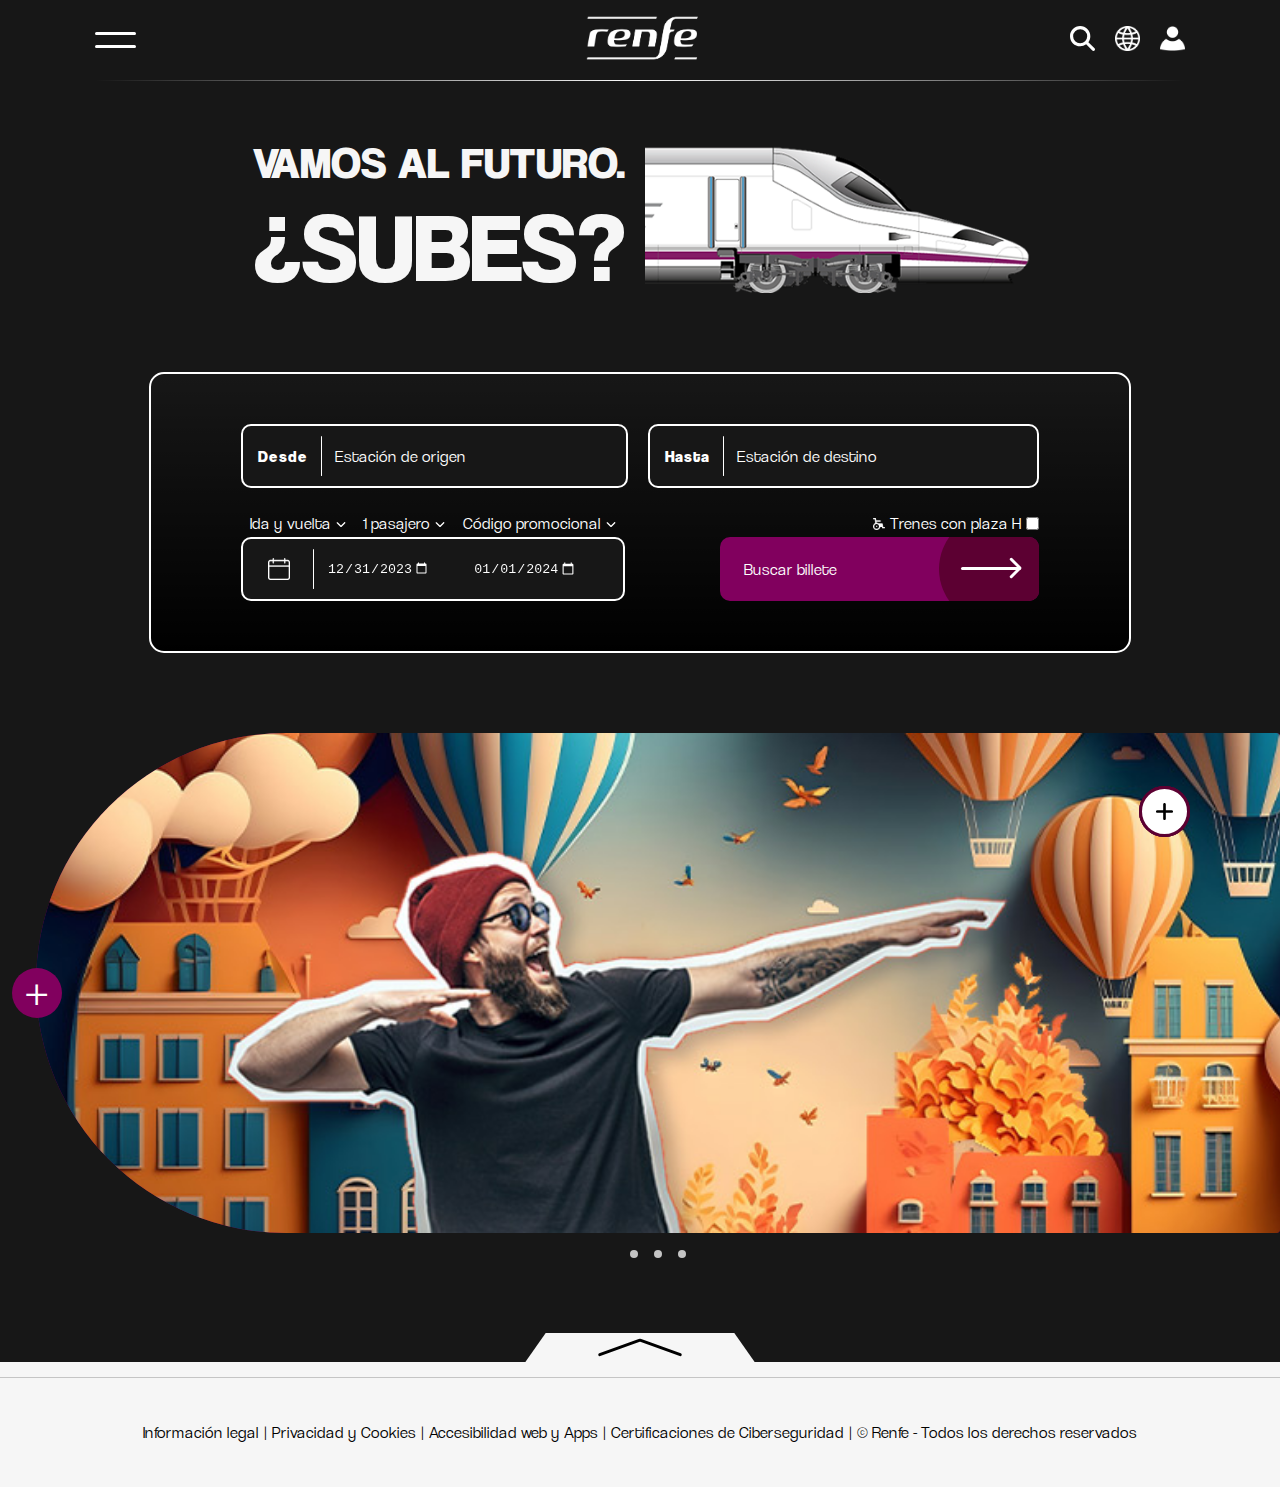
<file: index.html>
<!DOCTYPE html>
<html lang="es">
<head>
	<meta charset="UTF-8">
	<meta name="viewport" content="width=device-width, initial-scale=1.0">

	<meta name="description" content="Inicio modo nocturno de la web de Renfe">

	<meta name="keywords" content="Renfe">

	<meta name="author" content="Marc Moreno Pineda">

	<meta name="copyright" content="propiedades del copyright Marc Moreno Pineda">

	<meta name="revised" content="Diciembre 2023">
	
	
	<link rel="stylesheet" href="CSS/buscador.css">
	<link rel="stylesheet" href="CSS/home_renfe.css">
	<link rel="stylesheet" href="CSS/fuentes.css">

	<link rel="icon" type="image/png" href="IMG/iconos/favicon.png">

	<title>Renfe | Billetes de tren baratos Ave, Avlo low cost, ofertas y descuentos sin comisiones garantizado ✓Horarios e información de Media Distancia, Cercanías.</title>
</head>
<body>

	<header>
		<div id="ContTodoMenu">
<!--           ESTRUCTURA MENÚ            -->
			<div id="responsive">
				<input type="checkbox" id="check">

				<label for="check" class="btn">
					<div class="abrir">
						<div class="barrita_1"></div>
						<div class="barrita_2"></div>
					</div>
				</label>

				<ul class="nav-menu">
					<li>
						<a href="#" id="HoverViajar" class="hidden_button">Viajar<img src="IMG/iconos/arrow-right-solid.svg" alt="" id="arrow_menu_1"></a>

						<ul id="ContDesplegadoViajarNone" class="ContDesplegadoViajar">
							<li class="ContsInfo">
								<h2 class="ContsInfoViajar">Prepara tu viaje</h2>

								<p class="medidasViajar">Billetes Ave y Larga</p>
								<p class="medidasViajar">Distancia</p>
								<p class="medidasViajar">Abonos Ave y Largas</p>
								<p class="medidasViajar">Descuentos</p>
								<p class="medidasViajar">Quiero Avlo</p>
								<p class="medidasViajar">AVE Francia</p>
								<p class="medidasViajar">Trenes Avant y Media</p>
								<p class="medidasViajar">Renfe Viajes</p>
								<p class="medidasViajar">Combina tren</p>
							</li>

							<li class="ContsInfo">
								<h2 class="ContsInfoViajar">El viaje</h2>

								<p>En tierra</p>
								<p>A bordo</p>
								<p>Wifi y más</p>
							</li>

							
							<li class="ContsInfo">
								<h2 class="ContsInfoViajar">Información útil</h2>

								<p>Horarios</p>
								<p>Mapas y líneas</p>
								<p>Equipajes</p>
								<p>Bicicletas</p>
								<p>Mascotas</p>
								<p>Donde comprar</p>
								<p>Aplicaciones</p>
								<p>Menores que viajan solos</p>
								<p>Servicio de asistencia</p>
								<p>Trenes en tiempo real</p>
							</li>
							
							<li class="ContsInfo">
								<h2 class="ContsInfoViajar">Más Renfe</h2>

								<p>Qué es</p>
								<p>Niveles Más Renfe</p>
								<p>Puntos Renfe</p>
								<p>Partners</p>
							</li>

							<li class="ContsInfo">
								<h2 class="ContsInfoViajar">Gestiona tu billete</h2>

								<p>Mis viajes</p>
								<p>Cambia tu billete</p>
								<p>Anula tu billete</p>
								<p>Consulta tu tren</p>
								<p>Compra con localizador</p>
								<p>Solicita factura on-line</p>
								<p>Solicita indemnización</p>
								<p>Añade billete niño</p>
								<p>Añade extra de viaje</p>
								<p>Tramita tu Reclamación</p>
							</li>

						</ul>

					</li>

					<li>
						<a href="#" class="hidden_button">Experiencias<img src="IMG/iconos/arrow-right-solid.svg" alt="" id="arrow_menu_2"></a>
					</li>

					<li id="HoverCercanias">
						<a href="#" class="hidden_button">Cercanías<img src="IMG/iconos/arrow-right-solid.svg" alt="" id="arrow_menu_3"></a>

						<ul id="ContDesplegadoCercaniasNone" class="ContDesplegadoCercanias">
							<li class="ContsInfo_dos">
								<h2 class="ContsInfoCercanias">Asturias</h2>
								<h2 class="ContsInfoCercanias">Bilbao</h2>
								<h2 class="ContsInfoCercanias">Cádiz</h2>
								
							</li>

							<li class="ContsInfo_dos">
								<h2 class="ContsInfoCercanias">Cantabria</h2>
								<h2 class="ContsInfoCercanias">Madrid</h2>
								<h2 class="ContsInfoCercanias">Málaga</h2>
							</li>

							<li class="ContsInfo_dos">
								<h2 class="ContsInfoCercanias">Murcia/Alicante</h2>
								<h2 class="ContsInfoCercanias">Catalunya</h2>
								<h2 class="ContsInfoCercanias">San Sebastián</h2>

							</li>

							<li class="ContsInfo_dos">
								<h2 class="ContsInfoCercanias">Sevilla</h2>
								<h2 class="ContsInfoCercanias">València</h2>
								<h2 class="ContsInfoCercanias">Zaragoza</h2>
							</li>
							
						</ul>
					</li>

					<li>
						<a href="ayuda.html" class="hidden_button">Ayuda<img src="IMG/iconos/arrow-right-solid.svg" alt="" id="arrow_menu_4"></a>
					</li>

					<li id="HoverGrupoRenfe">
						<a href="grupo_renfe.html" class="hidden_button">Grupo Renfe<img src="IMG/iconos/arrow-right-solid.svg" alt="" id="arrow_menu_5"></a>

						<ul id="ContDesplegadoGrupoRenfeNone" class="ContDesplegadoGrupoRenfe">
							<li class="ContsInfo">
								<a href="grupo_renfe.html" class="ContsInfoGrupoRenfe">Grupo Renfe</a>

								<p>Conócenos</p>
								<p>Renfe 2028</p>
								<p>Flota de trenes</p>
								<p>Empresa responsable</p>
							</li>

							<li class="ContsInfo">
								<h2 class="ContsInfoGrupoRenfe">Transporte sostenible</h2>

								<p>Eficiencia energética</p>
								<p>Menos emisiones</p>
								<p>Movilidad Sostenible</p>
								<p>Tren+Bici</p>
								<p>Dōcō Mobility</p>
							</li>

							
							<li class="ContsInfo">
								<h2 class="ContsInfoGrupoRenfe">Comunicación</h2>

								<p>Renfe al día</p>
								<p>Sala de prensa</p>
								<p>Contacto para profesionales</p>
								<p>Nuestra marca</p>
								<p>Te contamos más</p>
							</li>
							
							<li class="ContsInfo">
								<h2 class="ContsInfoGrupoRenfe">Empleo y talento</h2>

								<p>Empleo</p>
								<p>Formación</p>
								<p>Campus Renfe</p>
								<p>Servicios de Formación Externa</p>
							</li>

							<li class="ContsInfo">
								<h2 class="ContsInfoGrupoRenfe">Gobierno corporativo y transparencia</h2>

								<p>Gobierno corporativo</p>
								<p>Código ético y compliance</p>
								<p>Información económica y de actividad</p>
								<p>Transparencia</p>
							</li>

							<li class="ContsInfo">
								<h2 class="ContsInfoGrupoRenfe">Contratación</h2>

								<p>Proveedores y clientes</p>
								<p>Perfil del contratante</p>
								<p>Licitaciones</p>
								<p>Facturación electrónica</p>
							</li>

							<li class="ContsInfo">
								<h2 class="ContsInfoGrupoRenfe">Fondos Europeos Next Generation</h2>

								<p>Proyectos para Fabricación y Mantenimiento</p>
								<p>Proyectos para Viajeros</p>
								<p>Proyectos para Mercancías</p>
							</li>
						</ul>
					</li>

					<span id="linea_menu_vertical"></span>
				</ul>

				<script src="JS/menu_renfe.js"></script>
			</div>
<!--                  LOGO                  -->
			<a href="index.html" id="ContMenu">

				<img src="IMG/iconos/logo_renfe_white.png" alt="logo renfe blanco.png" id="logo_renfe_white">
			</a>

			<section id="ContMasCosas">
<!--          ESTRUCTURA BUSCADOR          -->
				<input type="checkbox" id="check_buscar">
				<label for="check_buscar" class="btn_buscar">
					<img src="IMG/iconos/magnifying-glass-solid.svg" alt="icono buscador" id="buscar_menu">
				</label>

				<ul class="nav-menu-buscador">
					<li>
						<div class="container">
<!--  contenedor que engloba el buscador   -->
							<div class="search-input-box">
								<img src="IMG/iconos/magnifying-glass-solid.svg" alt="" id="buscar">
								<form action="#" method="GET">
									<input type="text" value="" placeholder="Buscar en Renfe.com">
									<button type="reset" id="cerrar">X</button>
								</form>
								<ul class="container-suggestions">
									<li>sugerencia 1</li>
									<li>sugerencia 2</li>
									<li>sugerencia 3</li>
								</ul>
							</div>

							<script src="JS/suggestions.js"></script>
							<script src="JS/main.js"></script>
		    			</div>
					</li>
				</ul>
<!--          ESTRUCTURA IDIOMAS          -->
				<input type="checkbox" id="check_idiomas">

				<label for="check_idiomas" class="btn_idiomas">
					<img src="IMG/iconos/global.png" alt="icono global" id="global">
				</label>

				<ul class="nav-menu-idioma">
					<li>
						<a href="#" class="idioma_button">Castellano<img src="IMG/iconos/check-solid.svg" alt="icono check" id="check_img_1"></a>
					</li>
					<li>
						<a href="#" class="idioma_not_select idioma_button">Catalán</a>
					</li>
					<li>
						<a href="#" class="idioma_not_select idioma_button">Valenciano</a>
					</li>
					<li>
						<a href="#" class="idioma_not_select idioma_button">Euskera</a>
					</li>
					<li>
						<a href="#" class="idioma_not_select idioma_button">Gallego</a>
					</li>
					<li>
						<a href="#" class="idioma_not_select idioma_button">Inglés</a>
					</li>
					<li>
						<a href="#" class="idioma_not_select idioma_button">Frances</a>
					</li>
				</ul>
<!--          LINK INICIO DE SESIÓN          -->
				<a href="pag_error.html" target="_blank">
					<img src="IMG/iconos/usuario.png" alt="icono usuario" id="usuario">
				</a>
			</section>
		</div>

		<span id="linea_menu"></span>
	</header>
<!--                   MAIN                   -->
	<main>
<!-- ---------------------------------------------------- -->
<!--              Botoncito de accesibilidad              -->
<!-- ---------------------------------------------------- -->
		<div class="button_master">
			<div id="button">
				<button id="buttonAccFixed" class="arrow_bg">
					<img class="flechita" id="flechitaId" src="IMG/iconos/plus-solid.svg" alt="">
				</button>
			</div>

			<div id="button_2">
				<a href="pag_error.html" id="buttonAccFixed_2" class="arrow_bg_2" target="_blank">
					<img class="flechita" src="IMG/iconos/person-solid.svg" alt="">

					<h2 class="hoverH1">Botón de accesibilidad <span></span></h2>
				</a>
			</div>

			<div id="button_3">

				<a href="pag_error.html" id="buttonAccFixed_3" class="arrow_bg_3" target="_blank">
					<img class="flechita" src="IMG/iconos/question-solid.svg" alt="">

					<h2 class="hoverH2">Botón de ayuda <span></span></h2>
				</a>
			</div>

			<script src="JS/accesibilidad.js"></script>
		</div>
<!-- ---------------------------------------------------- -->
		<section id="ContTitle">
			<div class="ContTitleFlex">
				<h2>VAMOS AL FUTURO.</h2>
				<h2>¿SUBES?</h2>
			</div>

			<span id="linear_gradient"></span>

			<div class="ContImgFlex">

				<img src="IMG/trenes/train-reel-tab-6.png" alt="AVE">

				<img src="IMG/trenes/train-reel-tab-5.png" alt="AVE">

				<img src="IMG/trenes/train-reel-tab-4.png" alt="AVE">

				<img src="IMG/trenes/train-reel-tab-3.png" alt="AVE">

				<img src="IMG/trenes/train-reel-tab-2.png" alt="AVE">

				<img src="IMG/trenes/train-reel-tab-1.png" alt="AVE">
			</div>
		</section>

		<section id="ContTodoForm">
			<div id="ContForm">
				<div id="ContEstaciones">
					<div id="ContOrigen">
						<p>Desde</p>
						<span class="separadorR"></span>
						<p>Estación de origen</p>
					</div>
					<div id="ContDestino">
						<p>Hasta</p>
						<span class="separadorR"></span>
						<p>Estación de destino</p>
					</div>
				</div>

				<div id="ContEstaciones_2">
					<div id="ContTodoDate">
						<div id="ContOptions">
							<p>Ida y vuelta
								<img src="IMG/iconos/chevron-down-solid.svg" id="arrow_date" alt="">
							</p>
							<p>1 pasajero
								<img src="IMG/iconos/chevron-down-solid.svg" id="arrow_date" alt="">
							</p>
							<p>Código promocional
								<img src="IMG/iconos/chevron-down-solid.svg" id="arrow_date" alt="">
							</p>
						</div>

						<div id="ContDate">
							<img src="IMG/iconos/calendario.png" alt="icono calendario" id="calendario">
							<span class="separadorR"></span>

							<input type="date" id="start" value="2023-12-31" min="2023-01-01" max="2030-12-31" />
							<input type="date" id="start" value="2024-01-01" min="2023-01-01" max="2030-12-31" />
						</div>	
					</div>
					<div id="ContButtonTodo">
						<div id="ContButtonPlazaH">
							<img src="IMG/iconos/silla-de-ruedas.png" alt="icono silla de ruedas" id="sillaRuedas">
							<p>Trenes con plaza H</p>
							<input type="checkbox">
						</div>
						<a id="buttonPress" href="pag_error.html" target="_blank">
							<p>Buscar billete</p>
							<div id="circleArrow">
								<span class="ContArrowPress">
									<span></span>
									<span></span>
									<span></span>
								</span>

								<span class="ContArrowPress_2">
									<span></span>
									<span></span>
									<span></span>
								</span>
							</div>
						</a>
					</div>	
				</div>
			</div>
		</section>
<!--                 SLIDER                 -->
		<div id="caja">
			<button id="kk">+</button>
			<div class="box">
				<section class="containerSlider">
				<div class="slider-wrapper">
					<div class="slider">
						<div id="slide-1" class="ratas1"></div>
						<div id="slide-2" class="ratas2"></div>
						<div id="slide-3" class="ratas3"></div>
					</div>
					<div class="slider-nav">
						<a href="#slide-1"></a>
						<a href="#slide-2"></a>
						<a href="#slide-3"></a>
					</div>
				</div>
				</section>
			</div>

			<script src="JS/slider.js"></script>

		</div>
	</main>
<!--                 FOOTER                  -->
	<footer>
		<section id="ContDesplegableFooter">

			<input type="checkbox" id="check_footer_arrow">

			<label for="check_footer_arrow" class="btn_footer">

				<div class="ContArrowFooter">
					<span></span>
					<span></span>
				</div>

			</label>
			<div class="ContArrowFooterBase"></div>

			<div id="ContInfoFooter">
				<div id="ContRedes">
					<p>Redes Sociales</p>

					<a href="pag_error.html" target="_blank">
						<img src="IMG/redes/tik-tok.png" alt="icono redes tik tok" id="redesFooter">
					</a>

					<a href="pag_error.html" target="_blank">
						<img src="IMG/redes/linkedin.png" alt="icono redes linkedin" id="redesFooter">
					</a>

					<a href="pag_error.html" target="_blank">
						<img src="IMG/redes/twitter.png" alt="icono redes twitter" id="redesFooter">
					</a>

					<a href="pag_error.html" target="_blank">
						<img src="IMG/redes/instagram.png" alt="icono redes instagram" id="redesFooter">
					</a>

					<a href="pag_error.html" target="_blank">
						<img src="IMG/redes/youtube.png" alt="icono redes youtube" id="redesFooter">
					</a>

					<a href="pag_error.html" target="_blank">
						<img src="IMG/redes/facebook.png" alt="icono redes facebook" id="redesFooter">
					</a>
				</div>

				<div id="ContConocenos">
					<p>Conócenos</p>

					<a href="pag_error.html" target="_blank">Grupo Renfe</a>
					<a href="pag_error.html" target="_blank">Transporte sostenible</a>
					<a href="pag_error.html" target="_blank">Comunicación</a>
					<a href="pag_error.html" target="_blank">Empleo y talento</a>
					<a href="pag_error.html" target="_blank">Gobierno corporativo y transparencia</a>
					<a href="pag_error.html" target="_blank">Contratación</a>
					<a href="pag_error.html" target="_blank">Fondos Europeos Next Generation</a>
				</div>

<!--                             dropdown                             -->
				<section id="ContDropdown">
			    	<div class="contAccordeon">
						<div class="titolItemAcc" id="titolItemAcc" onclick="openAcc()">Cercanías
							<span>
								<span></span>
								<span></span>
							</span>
						</div>

						<ul class="textBaseAcc">
							<li class="textCercanias">Asturias Bilbao | Cádiz Cantabria | Madrid Málaga |</li>

							<li class="textCercanias">Murcia/Alicante | Rodalies | Catalunya San |</li>

							<li class="textCercanias">Sebastián Sevilla | València | Zaragoza | Cercanías AM</li>
						</ul>
					</div>

			    	<div class="contAccordeon">
						<div class="titolItemAcc" id="titolItemAcc" onclick="openAcc()">Ayuda
							<span>
								<span></span>
								<span></span>
							</span>
						</div>

						<ul class="textBaseAcc">
							<li class="textCercanias_dos_uno">Cambiar billete | Anular billete | Cercanías FAQs |</li>
							
							<li class="textCercanias_dos">Objetos perdidos | Teléfonos de atención de Renfe | Contactar con Renfe | Compromiso de puntualidad |</li>
							
							<li class="textCercanias_dos">Solicitar factura | Cita Previa | Notificación de accidentes</li>
						</ul>
					</div>

			    	<div class="contAccordeon">
						<div class="titolItemAcc" id="titolItemAcc" onclick="openAcc()">Apps y webs
							<span>
								<span></span>
								<span></span>
							</span>
						</div>

						<ul class="textBaseAcc">
							<li class="textCercanias_dos_uno">Renfe | Renfe cercanías | Play Renfe | Renfe Asistencia |</li>
							
							<li class="textCercanias_dos_uno">Renfe viajes | Revista Club Renfe | Blog Renfe |</li>
							
							<li class="textCercanias_dos_uno">Renfe Agencias | Dōcō Mobility</li>
						</ul>
					</div>

			    	<div class="contAccordeon">
						<div class="titolItemAcc" id="titolItemAcc" onclick="openAcc()">Rutas en tren
							<span>
								<span></span>
								<span></span>
							</span>
						</div>

						<ul class="textBaseAcc">
							<li class="textCercanias_dos_uno">Madrid-Barcelona | Barcelona-Madrid | València-Barcelona |</li>
							
							<li class="textCercanias_dos">Madrid-València | Madrid-Alicante|</li>
						</ul>
					</div>

					<script src="JS/desplegable.js"></script>
				</section>
			</div>
		</section>
		
		<section id="ContPolitica">
			<p>Información legal | Privacidad y Cookies | Accesibilidad web y Apps | Certificaciones de Ciberseguridad | © Renfe - Todos los derechos reservados</p>
		</section>
	</footer>
</body>
</html>
</file>
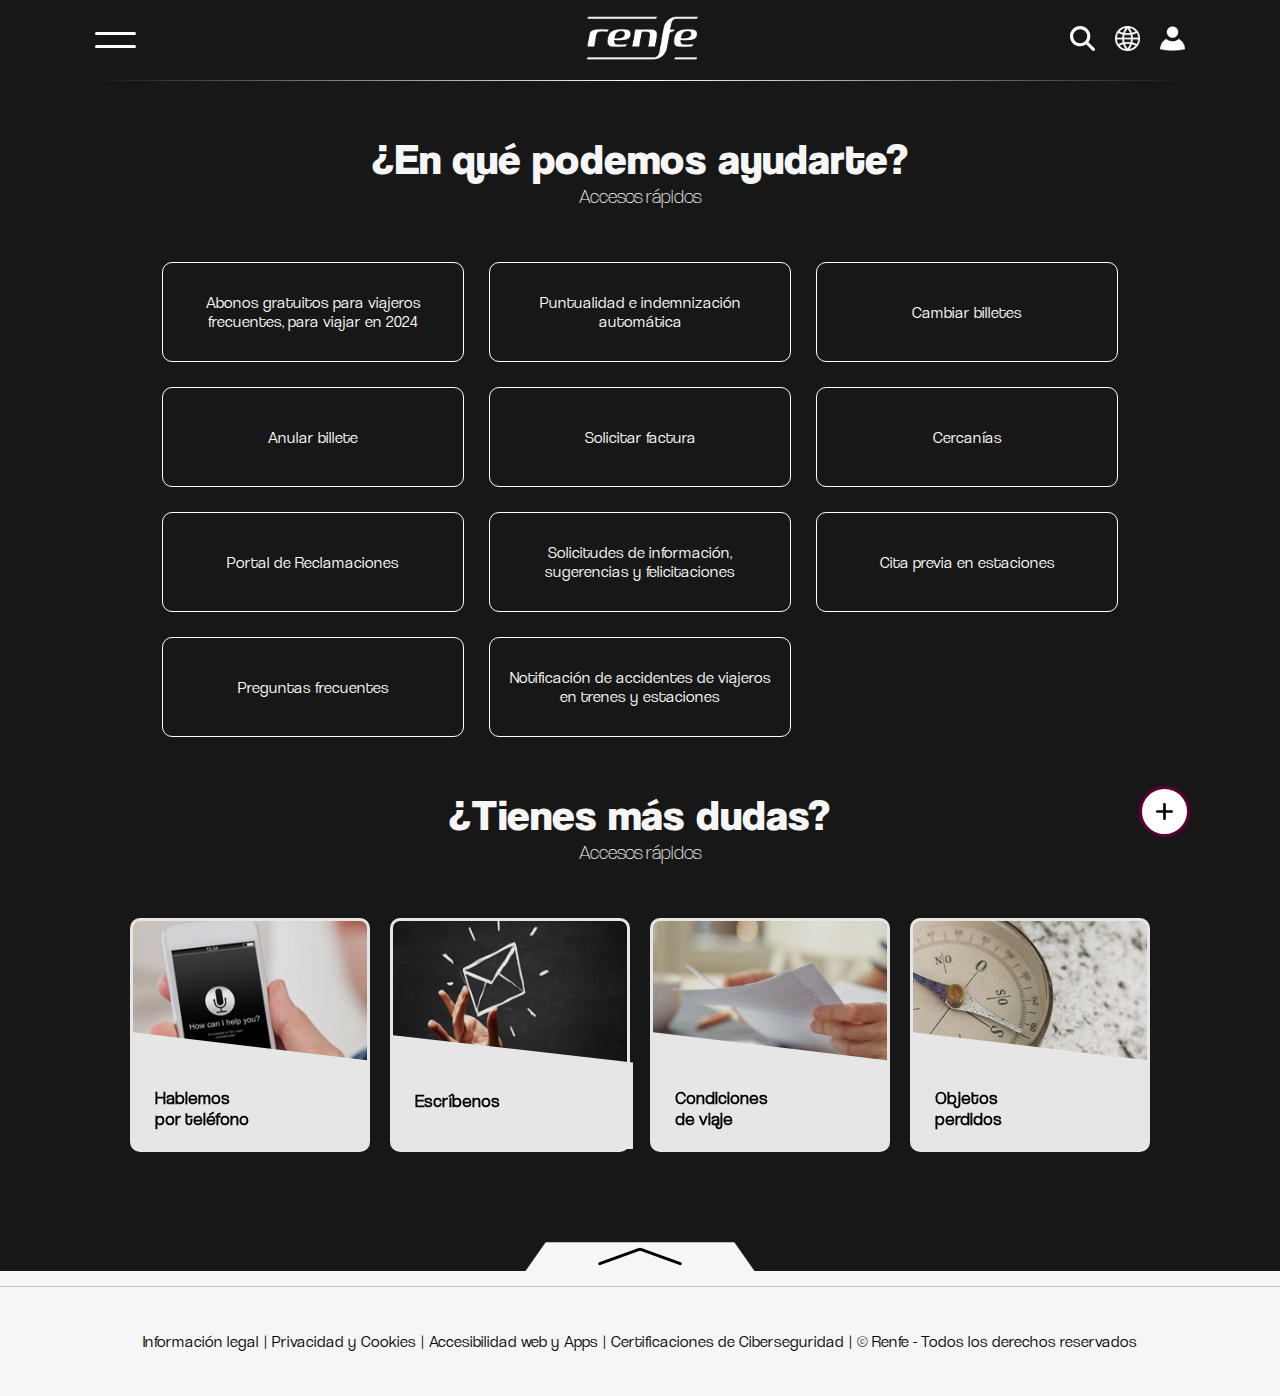
<file: ayuda.html>
<!DOCTYPE html>
<html lang="es">
<head>
	<meta charset="UTF-8">
	<meta name="viewport" content="width=device-width, initial-scale=1.0">

	<meta name="description" content="Inicio modo nocturno de la web de Renfe">

	<meta name="keywords" content="Renfe">

	<meta name="author" content="Marc Moreno Pineda">

	<meta name="copyright" content="propiedades del copyright Marc Moreno Pineda">

	<meta name="revised" content="Diciembre 2023">
	
	<link rel="stylesheet" href="CSS/home_renfe.css">
	<link rel="stylesheet" href="CSS/buscador.css">
	<link rel="stylesheet" href="CSS/fuentes.css">
	<link rel="stylesheet" href="CSS/ayuda_renfe.css">

	<link rel="icon" type="image/png" href="IMG/iconos/favicon.png">

	<title>Renfe | Ayuda</title>
</head>
<body>

	<header>
		<div id="ContTodoMenu">
<!--           ESTRUCTURA MENÚ            -->
			<div id="responsive">
				<input type="checkbox" id="check">

				<label for="check" class="btn">
					<div class="abrir">
						<div class="barrita_1"></div>
						<div class="barrita_2"></div>
					</div>
				</label>

				<ul class="nav-menu">
					<li>
						<a href="#" id="HoverViajar" class="hidden_button">Viajar<img src="IMG/iconos/arrow-right-solid.svg" alt="" id="arrow_menu_1"></a>

						<ul id="ContDesplegadoViajarNone" class="ContDesplegadoViajar">
							<li class="ContsInfo">
								<h2 class="ContsInfoViajar">Prepara tu viaje</h2>

								<p class="medidasViajar">Billetes Ave y Larga</p>
								<p class="medidasViajar">Distancia</p>
								<p class="medidasViajar">Abonos Ave y Largas</p>
								<p class="medidasViajar">Descuentos</p>
								<p class="medidasViajar">Quiero Avlo</p>
								<p class="medidasViajar">AVE Francia</p>
								<p class="medidasViajar">Trenes Avant y Media</p>
								<p class="medidasViajar">Renfe Viajes</p>
								<p class="medidasViajar">Combina tren</p>
							</li>

							<li class="ContsInfo">
								<h2 class="ContsInfoViajar">El viaje</h2>

								<p>En tierra</p>
								<p>A bordo</p>
								<p>Wifi y más</p>
							</li>

							
							<li class="ContsInfo">
								<h2 class="ContsInfoViajar">Información útil</h2>

								<p>Horarios</p>
								<p>Mapas y líneas</p>
								<p>Equipajes</p>
								<p>Bicicletas</p>
								<p>Mascotas</p>
								<p>Donde comprar</p>
								<p>Aplicaciones</p>
								<p>Menores que viajan solos</p>
								<p>Servicio de asistencia</p>
								<p>Trenes en tiempo real</p>
							</li>
							
							<li class="ContsInfo">
								<h2 class="ContsInfoViajar">Más Renfe</h2>

								<p>Qué es</p>
								<p>Niveles Más Renfe</p>
								<p>Puntos Renfe</p>
								<p>Partners</p>
							</li>

							<li class="ContsInfo">
								<h2 class="ContsInfoViajar">Gestiona tu billete</h2>

								<p>Mis viajes</p>
								<p>Cambia tu billete</p>
								<p>Anula tu billete</p>
								<p>Consulta tu tren</p>
								<p>Compra con localizador</p>
								<p>Solicita factura on-line</p>
								<p>Solicita indemnización</p>
								<p>Añade billete niño</p>
								<p>Añade extra de viaje</p>
								<p>Tramita tu Reclamación</p>
							</li>

						</ul>

					</li>

					<li>
						<a href="#" class="hidden_button">Experiencias<img src="IMG/iconos/arrow-right-solid.svg" alt="" id="arrow_menu_2"></a>
					</li>

					<li id="HoverCercanias">
						<a href="#" class="hidden_button">Cercanías<img src="IMG/iconos/arrow-right-solid.svg" alt="" id="arrow_menu_3"></a>

						<ul id="ContDesplegadoCercaniasNone" class="ContDesplegadoCercanias">
							<li class="ContsInfo_dos">
								<h2 class="ContsInfoCercanias">Asturias</h2>
								<h2 class="ContsInfoCercanias">Bilbao</h2>
								<h2 class="ContsInfoCercanias">Cádiz</h2>
								
							</li>

							<li class="ContsInfo_dos">
								<h2 class="ContsInfoCercanias">Cantabria</h2>
								<h2 class="ContsInfoCercanias">Madrid</h2>
								<h2 class="ContsInfoCercanias">Málaga</h2>
							</li>

							<li class="ContsInfo_dos">
								<h2 class="ContsInfoCercanias">Murcia/Alicante</h2>
								<h2 class="ContsInfoCercanias">Catalunya</h2>
								<h2 class="ContsInfoCercanias">San Sebastián</h2>

							</li>

							<li class="ContsInfo_dos">
								<h2 class="ContsInfoCercanias">Sevilla</h2>
								<h2 class="ContsInfoCercanias">València</h2>
								<h2 class="ContsInfoCercanias">Zaragoza</h2>
							</li>
							
						</ul>
					</li>

					<li>
						<a href="ayuda.html" class="hidden_button">Ayuda<img src="IMG/iconos/arrow-right-solid.svg" alt="" id="arrow_menu_4"></a>
					</li>

					<li id="HoverGrupoRenfe">
						<a href="grupo_renfe.html" class="hidden_button">Grupo Renfe<img src="IMG/iconos/arrow-right-solid.svg" alt="" id="arrow_menu_5"></a>

						<ul id="ContDesplegadoGrupoRenfeNone" class="ContDesplegadoGrupoRenfe">
							<li class="ContsInfo">
								<a href="grupo_renfe.html" class="ContsInfoGrupoRenfe">Grupo Renfe</a>

								<p>Conócenos</p>
								<p>Renfe 2028</p>
								<p>Flota de trenes</p>
								<p>Empresa responsable</p>
							</li>

							<li class="ContsInfo">
								<h2 class="ContsInfoGrupoRenfe">Transporte sostenible</h2>

								<p>Eficiencia energética</p>
								<p>Menos emisiones</p>
								<p>Movilidad Sostenible</p>
								<p>Tren+Bici</p>
								<p>Dōcō Mobility</p>
							</li>

							
							<li class="ContsInfo">
								<h2 class="ContsInfoGrupoRenfe">Comunicación</h2>

								<p>Renfe al día</p>
								<p>Sala de prensa</p>
								<p>Contacto para profesionales</p>
								<p>Nuestra marca</p>
								<p>Te contamos más</p>
							</li>
							
							<li class="ContsInfo">
								<h2 class="ContsInfoGrupoRenfe">Empleo y talento</h2>

								<p>Empleo</p>
								<p>Formación</p>
								<p>Campus Renfe</p>
								<p>Servicios de Formación Externa</p>
							</li>

							<li class="ContsInfo">
								<h2 class="ContsInfoGrupoRenfe">Gobierno corporativo y transparencia</h2>

								<p>Gobierno corporativo</p>
								<p>Código ético y compliance</p>
								<p>Información económica y de actividad</p>
								<p>Transparencia</p>
							</li>

							<li class="ContsInfo">
								<h2 class="ContsInfoGrupoRenfe">Contratación</h2>

								<p>Proveedores y clientes</p>
								<p>Perfil del contratante</p>
								<p>Licitaciones</p>
								<p>Facturación electrónica</p>
							</li>

							<li class="ContsInfo">
								<h2 class="ContsInfoGrupoRenfe">Fondos Europeos Next Generation</h2>

								<p>Proyectos para Fabricación y Mantenimiento</p>
								<p>Proyectos para Viajeros</p>
								<p>Proyectos para Mercancías</p>
							</li>
						</ul>
					</li>

					<span id="linea_menu_vertical"></span>
				</ul>

				<script src="JS/menu_renfe.js"></script>
			</div>
<!--                  LOGO                  -->
			<a href="index.html" id="ContMenu">

				<img src="IMG/iconos/logo_renfe_white.png" alt="logo renfe blanco.png" id="logo_renfe_white">
			</a>

			<section id="ContMasCosas">
<!--          ESTRUCTURA BUSCADOR          -->
				<input type="checkbox" id="check_buscar">
				<label for="check_buscar" class="btn_buscar">
					<img src="IMG/iconos/magnifying-glass-solid.svg" alt="icono buscador" id="buscar_menu">
				</label>

				<ul class="nav-menu-buscador">
					<li>
						<div class="container">
<!--  contenedor que engloba el buscador   -->
							<div class="search-input-box">
								<img src="IMG/iconos/magnifying-glass-solid.svg" alt="" id="buscar">
								<form action="#" method="GET">
									<input type="text" value="" placeholder="Buscar en Renfe.com">
									<button type="reset" id="cerrar">X</button>
								</form>
								<ul class="container-suggestions">
									<li>sugerencia 1</li>
									<li>sugerencia 2</li>
									<li>sugerencia 3</li>
								</ul>
							</div>

							<script src="JS/suggestions.js"></script>
							<script src="JS/main.js"></script>
		    			</div>
					</li>
				</ul>
<!--          ESTRUCTURA IDIOMAS          -->
				<input type="checkbox" id="check_idiomas">

				<label for="check_idiomas" class="btn_idiomas">
					<img src="IMG/iconos/global.png" alt="icono global" id="global">
				</label>

				<ul class="nav-menu-idioma">
					<li>
						<a href="#" class="idioma_button">Castellano<img src="IMG/iconos/check-solid.svg" alt="icono check" id="check_img_1"></a>
					</li>
					<li>
						<a href="#" class="idioma_not_select idioma_button">Catalán</a>
					</li>
					<li>
						<a href="#" class="idioma_not_select idioma_button">Valenciano</a>
					</li>
					<li>
						<a href="#" class="idioma_not_select idioma_button">Euskera</a>
					</li>
					<li>
						<a href="#" class="idioma_not_select idioma_button">Gallego</a>
					</li>
					<li>
						<a href="#" class="idioma_not_select idioma_button">Inglés</a>
					</li>
					<li>
						<a href="#" class="idioma_not_select idioma_button">Frances</a>
					</li>
				</ul>
<!--          LINK INICIO DE SESIÓN          -->
				<a href="pag_error.html" target="_blank">
					<img src="IMG/iconos/usuario.png" alt="icono usuario" id="usuario">
				</a>
			</section>
		</div>

		<span id="linea_menu"></span>
	</header>
<!--                   MAIN                   -->
	<main>
<!-- ---------------------------------------------------- -->
<!--              Botoncito de accesibilidad              -->
<!-- ---------------------------------------------------- -->
		<div class="button_master">
			<div id="button">
				<button id="buttonAccFixed" class="arrow_bg">
					<img class="flechita" id="flechitaId" src="IMG/iconos/plus-solid.svg" alt="">
				</button>
			</div>

			<div id="button_2">
				<a href="pag_error.html" id="buttonAccFixed_2" class="arrow_bg_2" target="_blank">
					<img class="flechita" src="IMG/iconos/person-solid.svg" alt="">

					<h2 class="hoverH1">Botón de accesibilidad <span></span></h2>
				</a>
			</div>

			<div id="button_3">

				<a href="pag_error.html" id="buttonAccFixed_3" class="arrow_bg_3" target="_blank">
					<img class="flechita" src="IMG/iconos/question-solid.svg" alt="">

					<h2 class="hoverH2">Botón de ayuda <span></span></h2>
				</a>
			</div>

			<script src="JS/accesibilidad.js"></script>
		</div>
<!-- ---------------------------------------------------- -->
		<section id="ContTitleAyuda">
			<div class="ContTitleFlexAyuda flexNoneH2">
				<h2>¿En qué podemos ayudarte?</h2>
				<h2>Accesos rápidos</h2>
			</div>

			<section id="ContDudas_Movil">
				<div class="ButtonHelp_uno">
					<h3>Hablemos por teléfono</h3>
				</div>

				<div class="ButtonHelp_dos">
					<h3>Escríbenos</h3>
				</div>

				<div class="ButtonHelp_tres">
					<h3>Condiciones de viaje</h3>
				</div>

				<div class="ButtonHelp_cuatro">
					<h3>Objetos perdidos</h3>
				</div>
			</section>

			<section id="ContAyudaRapidaGrid">
				<div class="ContAyudaRapida">Abonos gratuitos para viajeros frecuentes, para viajar en 2024</div>
				<div class="ContAyudaRapida">Puntualidad e indemnización automática</div>
				<div class="ContAyudaRapida">Cambiar billetes</div>

				<div class="ContAyudaRapida">Anular billete</div>
				<div class="ContAyudaRapida">Solicitar factura</div>
				<div class="ContAyudaRapida">Cercanías</div>

				<div class="ContAyudaRapida">Portal de Reclamaciones</div>
				<div class="ContAyudaRapida">Solicitudes de información, sugerencias y felicitaciones</div>
				<div class="ContAyudaRapida">Cita previa en estaciones</div>

				<div class="ContAyudaRapida">Preguntas frecuentes</div>
				<div class="ContAyudaRapida">Notificación de accidentes de viajeros en trenes y estaciones</div>
			</section>

			<div class="ContTitleFlexAyuda flexNone">
				<h2>¿Tienes más dudas?</h2>
				<h2>Accesos rápidos</h2>
			</div>

			<section id="ContDudas">
				<div class="ButtonHelp_uno">
					<h3>Hablemos por teléfono</h3>
				</div>

				<div class="ButtonHelp_dos">
					<h3>Escríbenos</h3>
				</div>

				<div class="ButtonHelp_tres">
					<h3>Condiciones de viaje</h3>
				</div>

				<div class="ButtonHelp_cuatro">
					<h3>Objetos perdidos</h3>
				</div>
			</section>

			<section id="ContAyudaRapidaGrid_Movil">
				<div class="ContAyudaRapida unoPadding">Abonos gratuitos para viajeros frecuentes, para viajar en 2024</div>
				<div class="ContAyudaRapida">Puntualidad e indemnización automática</div>

				<div class="ContAyudaRapidaGrid_Movil_dobles">
					<div class="ContAyudaRapida">Cambiar billetes</div>
					<div class="ContAyudaRapida">Anular billete</div>
				</div>

				<div class="ContAyudaRapidaGrid_Movil_dobles">
					<div class="ContAyudaRapida">Solicitar factura</div>
					<div class="ContAyudaRapida">Cercanías</div>
				</div>

				<div class="ContAyudaRapida">Portal de Reclamaciones</div>
				<div class="ContAyudaRapida">Solicitudes de información, sugerencias y felicitaciones</div>
				<div class="ContAyudaRapida unoPadding">Notificación de accidentes de viajeros en trenes y estaciones</div>

				<div class="ContAyudaRapidaGrid_Movil_dobles">
					<div class="ContAyudaRapida">Preguntas frecuentes</div>
					<div class="ContAyudaRapida">Cita previa en estaciones</div>
				</div>
				
			</section>

		</section>
	</main>
<!--                 FOOTER                  -->
	<footer>
		<section id="ContDesplegableFooter">

			<input type="checkbox" id="check_footer_arrow">

			<label for="check_footer_arrow" class="btn_footer">

				<div class="ContArrowFooter">
					<span></span>
					<span></span>
				</div>

			</label>
			<div class="ContArrowFooterBase"></div>

			<div id="ContInfoFooter">
				<div id="ContRedes">
					<p>Redes Sociales</p>

					<a href="pag_error.html" target="_blank">
						<img src="IMG/redes/tik-tok.png" alt="icono redes tik tok" id="redesFooter">
					</a>

					<a href="pag_error.html" target="_blank">
						<img src="IMG/redes/linkedin.png" alt="icono redes linkedin" id="redesFooter">
					</a>

					<a href="pag_error.html" target="_blank">
						<img src="IMG/redes/twitter.png" alt="icono redes twitter" id="redesFooter">
					</a>

					<a href="pag_error.html" target="_blank">
						<img src="IMG/redes/instagram.png" alt="icono redes instagram" id="redesFooter">
					</a>

					<a href="pag_error.html" target="_blank">
						<img src="IMG/redes/youtube.png" alt="icono redes youtube" id="redesFooter">
					</a>

					<a href="pag_error.html" target="_blank">
						<img src="IMG/redes/facebook.png" alt="icono redes facebook" id="redesFooter">
					</a>
				</div>

				<div id="ContConocenos">
					<p>Conócenos</p>

					<a href="pag_error.html" target="_blank">Grupo Renfe</a>
					<a href="pag_error.html" target="_blank">Transporte sostenible</a>
					<a href="pag_error.html" target="_blank">Comunicación</a>
					<a href="pag_error.html" target="_blank">Empleo y talento</a>
					<a href="pag_error.html" target="_blank">Gobierno corporativo y transparencia</a>
					<a href="pag_error.html" target="_blank">Contratación</a>
					<a href="pag_error.html" target="_blank">Fondos Europeos Next Generation</a>
				</div>

<!--                             dropdown                             -->
				<section id="ContDropdown">
			    	<div class="contAccordeon">
						<div class="titolItemAcc" id="titolItemAcc" onclick="openAcc()">Cercanías
							<span>
								<span></span>
								<span></span>
							</span>
						</div>

						<ul class="textBaseAcc">
							<li class="textCercanias">Asturias Bilbao | Cádiz Cantabria | Madrid Málaga |</li>

							<li class="textCercanias">Murcia/Alicante | Rodalies | Catalunya San |</li>

							<li class="textCercanias">Sebastián Sevilla | València | Zaragoza | Cercanías AM</li>
						</ul>
					</div>

			    	<div class="contAccordeon">
						<div class="titolItemAcc" id="titolItemAcc" onclick="openAcc()">Ayuda
							<span>
								<span></span>
								<span></span>
							</span>
						</div>

						<ul class="textBaseAcc">
							<li class="textCercanias_dos_uno">Cambiar billete | Anular billete | Cercanías FAQs |</li>
							
							<li class="textCercanias_dos">Objetos perdidos | Teléfonos de atención de Renfe | Contactar con Renfe | Compromiso de puntualidad |</li>
							
							<li class="textCercanias_dos">Solicitar factura | Cita Previa | Notificación de accidentes</li>
						</ul>
					</div>

			    	<div class="contAccordeon">
						<div class="titolItemAcc" id="titolItemAcc" onclick="openAcc()">Apps y webs
							<span>
								<span></span>
								<span></span>
							</span>
						</div>

						<ul class="textBaseAcc">
							<li class="textCercanias_dos_uno">Renfe | Renfe cercanías | Play Renfe | Renfe Asistencia |</li>
							
							<li class="textCercanias_dos_uno">Renfe viajes | Revista Club Renfe | Blog Renfe |</li>
							
							<li class="textCercanias_dos_uno">Renfe Agencias | Dōcō Mobility</li>
						</ul>
					</div>

			    	<div class="contAccordeon">
						<div class="titolItemAcc" id="titolItemAcc" onclick="openAcc()">Rutas en tren
							<span>
								<span></span>
								<span></span>
							</span>
						</div>

						<ul class="textBaseAcc">
							<li class="textCercanias_dos_uno">Madrid-Barcelona | Barcelona-Madrid | València-Barcelona |</li>
							
							<li class="textCercanias_dos">Madrid-València | Madrid-Alicante|</li>
						</ul>
					</div>

					<script src="JS/desplegable.js"></script>
				</section>
			</div>
		</section>
		
		<section id="ContPolitica">
			<p>Información legal | Privacidad y Cookies | Accesibilidad web y Apps | Certificaciones de Ciberseguridad | © Renfe - Todos los derechos reservados</p>
		</section>
	</footer>
</body>
</html>
</file>
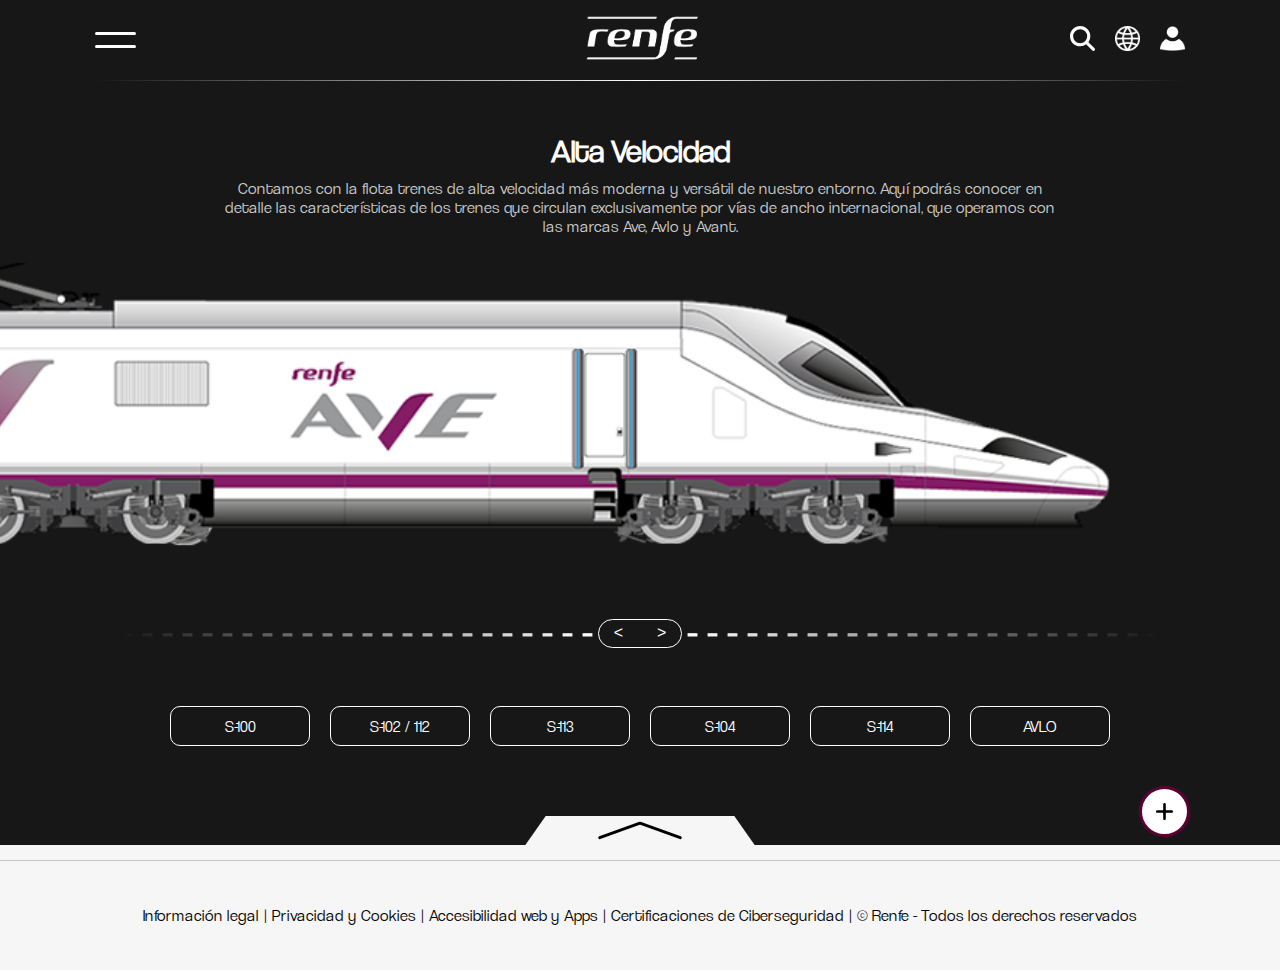
<file: grupo_renfe.html>
<!DOCTYPE html>
<html lang="es">
<head>
	<meta charset="UTF-8">
	<meta name="viewport" content="width=device-width, initial-scale=1.0">

	<meta name="description" content="Inicio modo nocturno de la web de Renfe">

	<meta name="keywords" content="Renfe">

	<meta name="author" content="Marc Moreno Pineda">

	<meta name="copyright" content="propiedades del copyright Marc Moreno Pineda">

	<meta name="revised" content="Diciembre 2023">
	
	<link rel="stylesheet" href="CSS/home_renfe.css">
	<link rel="stylesheet" href="CSS/buscador.css">
	<link rel="stylesheet" href="CSS/fuentes.css">
<!-- ------------------------- -->
	<link rel="stylesheet" href="CSS/grupo_renfe.css">
	<script src="JS/grupo_renfe.js"></script>
<!-- ------------------------- -->

	<link rel="icon" type="image/png" href="IMG/iconos/favicon.png">

	<title>Renfe | Billetes de tren baratos Ave, Avlo low cost, ofertas y descuentos sin comisiones garantizado ✓Horarios e información de Media Distancia, Cercanías.</title>
</head>
<body>
	<header>
		<div id="ContTodoMenu">
<!--           ESTRUCTURA MENÚ            -->
			<div id="responsive">
				<input type="checkbox" id="check">

				<label for="check" class="btn">
					<div class="abrir">
						<div class="barrita_1"></div>
						<div class="barrita_2"></div>
					</div>
				</label>

				<ul class="nav-menu">
					<li>
						<a href="#" id="HoverViajar" class="hidden_button">Viajar<img src="IMG/iconos/arrow-right-solid.svg" alt="" id="arrow_menu_1"></a>

						<ul id="ContDesplegadoViajarNone" class="ContDesplegadoViajar">
							<li class="ContsInfo">
								<h2 class="ContsInfoViajar">Prepara tu viaje</h2>

								<p class="medidasViajar">Billetes Ave y Larga</p>
								<p class="medidasViajar">Distancia</p>
								<p class="medidasViajar">Abonos Ave y Largas</p>
								<p class="medidasViajar">Descuentos</p>
								<p class="medidasViajar">Quiero Avlo</p>
								<p class="medidasViajar">AVE Francia</p>
								<p class="medidasViajar">Trenes Avant y Media</p>
								<p class="medidasViajar">Renfe Viajes</p>
								<p class="medidasViajar">Combina tren</p>
							</li>

							<li class="ContsInfo">
								<h2 class="ContsInfoViajar">El viaje</h2>

								<p>En tierra</p>
								<p>A bordo</p>
								<p>Wifi y más</p>
							</li>

							
							<li class="ContsInfo">
								<h2 class="ContsInfoViajar">Información útil</h2>

								<p>Horarios</p>
								<p>Mapas y líneas</p>
								<p>Equipajes</p>
								<p>Bicicletas</p>
								<p>Mascotas</p>
								<p>Donde comprar</p>
								<p>Aplicaciones</p>
								<p>Menores que viajan solos</p>
								<p>Servicio de asistencia</p>
								<p>Trenes en tiempo real</p>
							</li>
							
							<li class="ContsInfo">
								<h2 class="ContsInfoViajar">Más Renfe</h2>

								<p>Qué es</p>
								<p>Niveles Más Renfe</p>
								<p>Puntos Renfe</p>
								<p>Partners</p>
							</li>

							<li class="ContsInfo">
								<h2 class="ContsInfoViajar">Gestiona tu billete</h2>

								<p>Mis viajes</p>
								<p>Cambia tu billete</p>
								<p>Anula tu billete</p>
								<p>Consulta tu tren</p>
								<p>Compra con localizador</p>
								<p>Solicita factura on-line</p>
								<p>Solicita indemnización</p>
								<p>Añade billete niño</p>
								<p>Añade extra de viaje</p>
								<p>Tramita tu Reclamación</p>
							</li>

						</ul>

					</li>

					<li>
						<a href="#" class="hidden_button">Experiencias<img src="IMG/iconos/arrow-right-solid.svg" alt="" id="arrow_menu_2"></a>
					</li>

					<li id="HoverCercanias">
						<a href="#" class="hidden_button">Cercanías<img src="IMG/iconos/arrow-right-solid.svg" alt="" id="arrow_menu_3"></a>

						<ul id="ContDesplegadoCercaniasNone" class="ContDesplegadoCercanias">
							<li class="ContsInfo_dos">
								<h2 class="ContsInfoCercanias">Asturias</h2>
								<h2 class="ContsInfoCercanias">Bilbao</h2>
								<h2 class="ContsInfoCercanias">Cádiz</h2>
								
							</li>

							<li class="ContsInfo_dos">
								<h2 class="ContsInfoCercanias">Cantabria</h2>
								<h2 class="ContsInfoCercanias">Madrid</h2>
								<h2 class="ContsInfoCercanias">Málaga</h2>
							</li>

							<li class="ContsInfo_dos">
								<h2 class="ContsInfoCercanias">Murcia/Alicante</h2>
								<h2 class="ContsInfoCercanias">Catalunya</h2>
								<h2 class="ContsInfoCercanias">San Sebastián</h2>

							</li>

							<li class="ContsInfo_dos">
								<h2 class="ContsInfoCercanias">Sevilla</h2>
								<h2 class="ContsInfoCercanias">València</h2>
								<h2 class="ContsInfoCercanias">Zaragoza</h2>
							</li>
							
						</ul>
					</li>

					<li>
						<a href="ayuda.html" class="hidden_button">Ayuda<img src="IMG/iconos/arrow-right-solid.svg" alt="" id="arrow_menu_4"></a>
					</li>

					<li id="HoverGrupoRenfe">
						<a href="grupo_renfe.html" class="hidden_button">Grupo Renfe<img src="IMG/iconos/arrow-right-solid.svg" alt="" id="arrow_menu_5"></a>

						<ul id="ContDesplegadoGrupoRenfeNone" class="ContDesplegadoGrupoRenfe">
							<li class="ContsInfo">
								<a href="grupo_renfe.html" class="ContsInfoGrupoRenfe">Grupo Renfe</a>

								<p>Conócenos</p>
								<p>Renfe 2028</p>
								<p>Flota de trenes</p>
								<p>Empresa responsable</p>
							</li>

							<li class="ContsInfo">
								<h2 class="ContsInfoGrupoRenfe">Transporte sostenible</h2>

								<p>Eficiencia energética</p>
								<p>Menos emisiones</p>
								<p>Movilidad Sostenible</p>
								<p>Tren+Bici</p>
								<p>Dōcō Mobility</p>
							</li>

							
							<li class="ContsInfo">
								<h2 class="ContsInfoGrupoRenfe">Comunicación</h2>

								<p>Renfe al día</p>
								<p>Sala de prensa</p>
								<p>Contacto para profesionales</p>
								<p>Nuestra marca</p>
								<p>Te contamos más</p>
							</li>
							
							<li class="ContsInfo">
								<h2 class="ContsInfoGrupoRenfe">Empleo y talento</h2>

								<p>Empleo</p>
								<p>Formación</p>
								<p>Campus Renfe</p>
								<p>Servicios de Formación Externa</p>
							</li>

							<li class="ContsInfo">
								<h2 class="ContsInfoGrupoRenfe">Gobierno corporativo y transparencia</h2>

								<p>Gobierno corporativo</p>
								<p>Código ético y compliance</p>
								<p>Información económica y de actividad</p>
								<p>Transparencia</p>
							</li>

							<li class="ContsInfo">
								<h2 class="ContsInfoGrupoRenfe">Contratación</h2>

								<p>Proveedores y clientes</p>
								<p>Perfil del contratante</p>
								<p>Licitaciones</p>
								<p>Facturación electrónica</p>
							</li>

							<li class="ContsInfo">
								<h2 class="ContsInfoGrupoRenfe">Fondos Europeos Next Generation</h2>

								<p>Proyectos para Fabricación y Mantenimiento</p>
								<p>Proyectos para Viajeros</p>
								<p>Proyectos para Mercancías</p>
							</li>
						</ul>
					</li>

					<span id="linea_menu_vertical"></span>
				</ul>

				<script src="JS/menu_renfe.js"></script>
			</div>
<!--                  LOGO                  -->
			<a href="index.html" id="ContMenu">

				<img src="IMG/iconos/logo_renfe_white.png" alt="logo renfe blanco.png" id="logo_renfe_white">
			</a>

			<section id="ContMasCosas">
<!--          ESTRUCTURA BUSCADOR          -->
				<input type="checkbox" id="check_buscar">
				<label for="check_buscar" class="btn_buscar">
					<img src="IMG/iconos/magnifying-glass-solid.svg" alt="icono buscador" id="buscar_menu">
				</label>

				<ul class="nav-menu-buscador">
					<li>
						<div class="container">
<!--  contenedor que engloba el buscador   -->
							<div class="search-input-box">
								<img src="IMG/iconos/magnifying-glass-solid.svg" alt="" id="buscar">
								<form action="#" method="GET">
									<input type="text" value="" placeholder="Buscar en Renfe.com">
									<button type="reset" id="cerrar">X</button>
								</form>
								<ul class="container-suggestions">
									<li>sugerencia 1</li>
									<li>sugerencia 2</li>
									<li>sugerencia 3</li>
								</ul>
							</div>

							<script src="JS/suggestions.js"></script>
							<script src="JS/main.js"></script>
		    			</div>
					</li>
				</ul>
<!--          ESTRUCTURA IDIOMAS          -->
				<input type="checkbox" id="check_idiomas">

				<label for="check_idiomas" class="btn_idiomas">
					<img src="IMG/iconos/global.png" alt="icono global" id="global">
				</label>

				<ul class="nav-menu-idioma">
					<li>
						<a href="#" class="idioma_button">Castellano<img src="IMG/iconos/check-solid.svg" alt="icono check" id="check_img_1"></a>
					</li>
					<li>
						<a href="#" class="idioma_not_select idioma_button">Catalán</a>
					</li>
					<li>
						<a href="#" class="idioma_not_select idioma_button">Valenciano</a>
					</li>
					<li>
						<a href="#" class="idioma_not_select idioma_button">Euskera</a>
					</li>
					<li>
						<a href="#" class="idioma_not_select idioma_button">Gallego</a>
					</li>
					<li>
						<a href="#" class="idioma_not_select idioma_button">Inglés</a>
					</li>
					<li>
						<a href="#" class="idioma_not_select idioma_button">Frances</a>
					</li>
				</ul>
<!--          LINK INICIO DE SESIÓN          -->
				<a href="pag_error.html" target="_blank">
					<img src="IMG/iconos/usuario.png" alt="icono usuario" id="usuario">
				</a>
			</section>
		</div>

		<span id="linea_menu"></span>
	</header>
	<main>
		<div class="titulos" id="texto_titulo">
			<h1 class="titlesH1" id="titulo_alta_velocidad">Alta Velocidad</h1>
			<p>Contamos con la flota trenes de alta velocidad más moderna y versátil de nuestro entorno. Aquí podrás conocer en detalle las características de los trenes que circulan exclusivamente por vías de ancho internacional, que operamos con las marcas Ave, Avlo y Avant.</p>
		</div>
		<div class="titulos" id="texto_titulo2">
			<h1 class="titlesH1" id="titulo_alta_velocidad">Ancho variable</h1>
			<p>Estos trenes capaces de circular por diferentes infraestructuras, han permitido multiplicar las ventajas de la alta velocidad y extenderlas a numerosos destinos que gracias a esta tecnología multiplican las conexiones, acortan las distancia y mejora la fiabilidad global del sistema de movilidad. Estos trenes circulan con las denominaciones Alvia, Avant, Euromed e Intercity.</p>
		</div>
		<div class="titulos" id="texto_titulo3">
			<h1 class="titlesH1" id="titulo_alta_velocidad">Cercanías y Media distancia</h1>
			<p>Contamos con más de 900 trenes destinados a los Servicios Públicos de Cercanías y de Media Distancia en ancho convencional. La flota con numeración 400 correspondes a trenes de tracción eléctrica y la de la serie 500 a vehículos diésel.</p>
		</div>
		<div class="titulos" id="texto_titulo4">
			<h1 class="titlesH1" id="titulo_alta_velocidad">Turísticos</h1>
			<p>Trenes únicos que conforman un auténtico hotel de lujo sobre raíles. Nuestra flota más especial evoca el encanto de los grandes expresos de principio del siglo XX.</p>
		</div>
		<div class="titulos" id="texto_titulo5">
			<h1 class="titlesH1" id="titulo_alta_velocidad">Mercancías</h1>
			<p>Disponemos de un parque de vagones destinados al trransporte de todo tipo: mercancía contenerizada, siderúrgicos, automóviles y piezas, graeneles sólidos y líquidos, madera y papel , productos paletizados y transportes especiales. Para remolcar todos estos trenes se utilizan locomotoras de varias series y características.</p>
		</div>
		<div class="titulos" id="texto_titulo6">
			<h1 class="titlesH1" id="titulo_alta_velocidad">Ancho métrico</h1>
			<p>Contamos con 58 unidades eléctricas, 49 unidades diésel y 7 locomotoras y 17 coches de ancho métrico destinados a las Cercanías y Media Distancia de Galicia, Asturias, Cantabria y País Vasco.</p>
		</div>
		<div id="contenedorTren">
			<img src="IMG/trenes/train-reel-tab-1.png" alt="" class="tren trenVisto" id="tren1">
			<img src="IMG/trenes/train-reel-tab-2.png" alt="" class="tren" id="tren2">
			<img src="IMG/trenes/train-reel-tab-3.png" alt="" class="tren">
			<img src="IMG/trenes/train-reel-tab-4.png" alt="" class="tren">
			<img src="IMG/trenes/train-reel-tab-5.png" alt="" class="tren">
			<img src="IMG/trenes/train-reel-tab-6.png" alt="" class="tren">
		</div>
		<div id="div_boton">
			<p class="lineGradient"> - - - - - - - - - - - - - - - - - - - - - - - - </p>

			<div id="flechitasTrenes">
				<button id="boton_trenes2" onclick="previousTrain()"><</button>
				<button id="boton_trenes" onclick="nextTrain()">></button>
			</div>

			<p class="lineGradient2"> - - - - - - - - - - - - - - - - - - - - - - - - </p>
		</div>
		<section class="cajas" id="ContAyudaRapidaGrid">
			<div class="ContAyudaRapida">S-100</div>
			<div class="ContAyudaRapida">S-102 / 112</div>
			<div class="ContAyudaRapida">S-113</div>

			<div class="ContAyudaRapida">S-104</div>
			<div class="ContAyudaRapida">S-114</div>
			<div class="ContAyudaRapida">AVLO</div>
		</section>
		<section class="cajas" id="ContAyudaRapidaGrid2">
			<div class="ContAyudaRapida">S-120</div>
			<div class="ContAyudaRapida">S-121</div>
			<div class="ContAyudaRapida">S-130</div>

			<div class="ContAyudaRapida">S-730</div>
		</section>
		<section class="cajas" id="ContAyudaRapidaGrid3">
			<div class="ContAyudaRapida">R-449</div>
			<div class="ContAyudaRapida">R-448</div>
			<div class="ContAyudaRapida">447</div>

			<div class="ContAyudaRapida">R-470</div>
			<div class="ContAyudaRapida">Civia</div>
			<div class="ContAyudaRapida">450/451</div>
		</section>
		<section class="cajas" id="ContAyudaRapidaGrid4">
			<div class="ContAyudaRapida">Transcantábrico</div>
			<div class="ContAyudaRapida">Al-Andalus</div>
			<div class="ContAyudaRapida">Tren de la robla</div>

			<div class="ContAyudaRapida">Trenhotel</div>
		</section>
		<section class="cajas" id="ContAyudaRapidaGrid5">
			<div class="ContAyudaRapida2 ">Mercancías S253</div>
			<div class="ContAyudaRapida2">Mercancías S251</div>
		</section>
		<section class="cajas" id="ContAyudaRapidaGrid6">
			<div class="ContAyudaRapida">UTD-2400</div>
			<div class="ContAyudaRapida">UTD-2600</div>
			<div class="ContAyudaRapida">UTD-2700</div>

			<div class="ContAyudaRapida">UTD-2900</div>
			<div class="ContAyudaRapida">UTD-3300</div>
			<div class="ContAyudaRapida">UTD-3500</div>
		</section>
	</main>
<!-- ---------------------------------------------------- -->
<!--              Botoncito de accesibilidad              -->
<!-- ---------------------------------------------------- -->
		<div class="button_master">
			<div id="button">
				<button id="buttonAccFixed" class="arrow_bg">
					<img class="flechita" id="flechitaId" src="IMG/iconos/plus-solid.svg" alt="">
				</button>
			</div>

			<div id="button_2">
				<a href="pag_error.html" id="buttonAccFixed_2" class="arrow_bg_2" target="_blank">
					<img class="flechita" src="IMG/iconos/person-solid.svg" alt="">

					<h2 class="hoverH1">Botón de accesibilidad <span></span></h2>
				</a>
			</div>

			<div id="button_3">

				<a href="pag_error.html" id="buttonAccFixed_3" class="arrow_bg_3" target="_blank">
					<img class="flechita" src="IMG/iconos/question-solid.svg" alt="">

					<h2 class="hoverH2">Botón de ayuda <span></span></h2>
				</a>
			</div>

			<script src="JS/accesibilidad.js"></script>
		</div>
<!--                 FOOTER                  -->
	<footer>
		<section id="ContDesplegableFooter">

			<input type="checkbox" id="check_footer_arrow">

			<label for="check_footer_arrow" class="btn_footer">

				<div class="ContArrowFooter">
					<span></span>
					<span></span>
				</div>

			</label>
			<div class="ContArrowFooterBase"></div>

			<div id="ContInfoFooter">
				<div id="ContRedes">
					<p>Redes Sociales</p>

					<a href="pag_error.html" target="_blank">
						<img src="IMG/redes/tik-tok.png" alt="icono redes tik tok" id="redesFooter">
					</a>

					<a href="pag_error.html" target="_blank">
						<img src="IMG/redes/linkedin.png" alt="icono redes linkedin" id="redesFooter">
					</a>

					<a href="pag_error.html" target="_blank">
						<img src="IMG/redes/twitter.png" alt="icono redes twitter" id="redesFooter">
					</a>

					<a href="pag_error.html" target="_blank">
						<img src="IMG/redes/instagram.png" alt="icono redes instagram" id="redesFooter">
					</a>

					<a href="pag_error.html" target="_blank">
						<img src="IMG/redes/youtube.png" alt="icono redes youtube" id="redesFooter">
					</a>

					<a href="pag_error.html" target="_blank">
						<img src="IMG/redes/facebook.png" alt="icono redes facebook" id="redesFooter">
					</a>
				</div>

				<div id="ContConocenos">
					<p>Conócenos</p>

					<a href="pag_error.html" target="_blank">Grupo Renfe</a>
					<a href="pag_error.html" target="_blank">Transporte sostenible</a>
					<a href="pag_error.html" target="_blank">Comunicación</a>
					<a href="pag_error.html" target="_blank">Empleo y talento</a>
					<a href="pag_error.html" target="_blank">Gobierno corporativo y transparencia</a>
					<a href="pag_error.html" target="_blank">Contratación</a>
					<a href="pag_error.html" target="_blank">Fondos Europeos Next Generation</a>
				</div>

<!--                             dropdown                             -->
				<section id="ContDropdown">
			    	<div class="contAccordeon">
						<div class="titolItemAcc" id="titolItemAcc" onclick="openAcc()">Cercanías
							<span>
								<span></span>
								<span></span>
							</span>
						</div>

						<ul class="textBaseAcc">
							<li class="textCercanias">Asturias Bilbao | Cádiz Cantabria | Madrid Málaga |</li>

							<li class="textCercanias">Murcia/Alicante | Rodalies | Catalunya San |</li>

							<li class="textCercanias">Sebastián Sevilla | València | Zaragoza | Cercanías AM</li>
						</ul>
					</div>

			    	<div class="contAccordeon">
						<div class="titolItemAcc" id="titolItemAcc" onclick="openAcc()">Ayuda
							<span>
								<span></span>
								<span></span>
							</span>
						</div>

						<ul class="textBaseAcc">
							<li class="textCercanias_dos_uno">Cambiar billete | Anular billete | Cercanías FAQs |</li>
							
							<li class="textCercanias_dos">Objetos perdidos | Teléfonos de atención de Renfe | Contactar con Renfe | Compromiso de puntualidad |</li>
							
							<li class="textCercanias_dos">Solicitar factura | Cita Previa | Notificación de accidentes</li>
						</ul>
					</div>

			    	<div class="contAccordeon">
						<div class="titolItemAcc" id="titolItemAcc" onclick="openAcc()">Apps y webs
							<span>
								<span></span>
								<span></span>
							</span>
						</div>

						<ul class="textBaseAcc">
							<li class="textCercanias_dos_uno">Renfe | Renfe cercanías | Play Renfe | Renfe Asistencia |</li>
							
							<li class="textCercanias_dos_uno">Renfe viajes | Revista Club Renfe | Blog Renfe |</li>
							
							<li class="textCercanias_dos_uno">Renfe Agencias | Dōcō Mobility</li>
						</ul>
					</div>

			    	<div class="contAccordeon">
						<div class="titolItemAcc" id="titolItemAcc" onclick="openAcc()">Rutas en tren
							<span>
								<span></span>
								<span></span>
							</span>
						</div>

						<ul class="textBaseAcc">
							<li class="textCercanias_dos_uno">Madrid-Barcelona | Barcelona-Madrid | València-Barcelona |</li>
							
							<li class="textCercanias_dos">Madrid-València | Madrid-Alicante|</li>
						</ul>
					</div>

					<script src="JS/desplegable.js"></script>
				</section>
			</div>
		</section>
		
		<section id="ContPolitica">
			<p>Información legal | Privacidad y Cookies | Accesibilidad web y Apps | Certificaciones de Ciberseguridad | © Renfe - Todos los derechos reservados</p>
		</section>
	</footer>
</body>
</html>
</file>
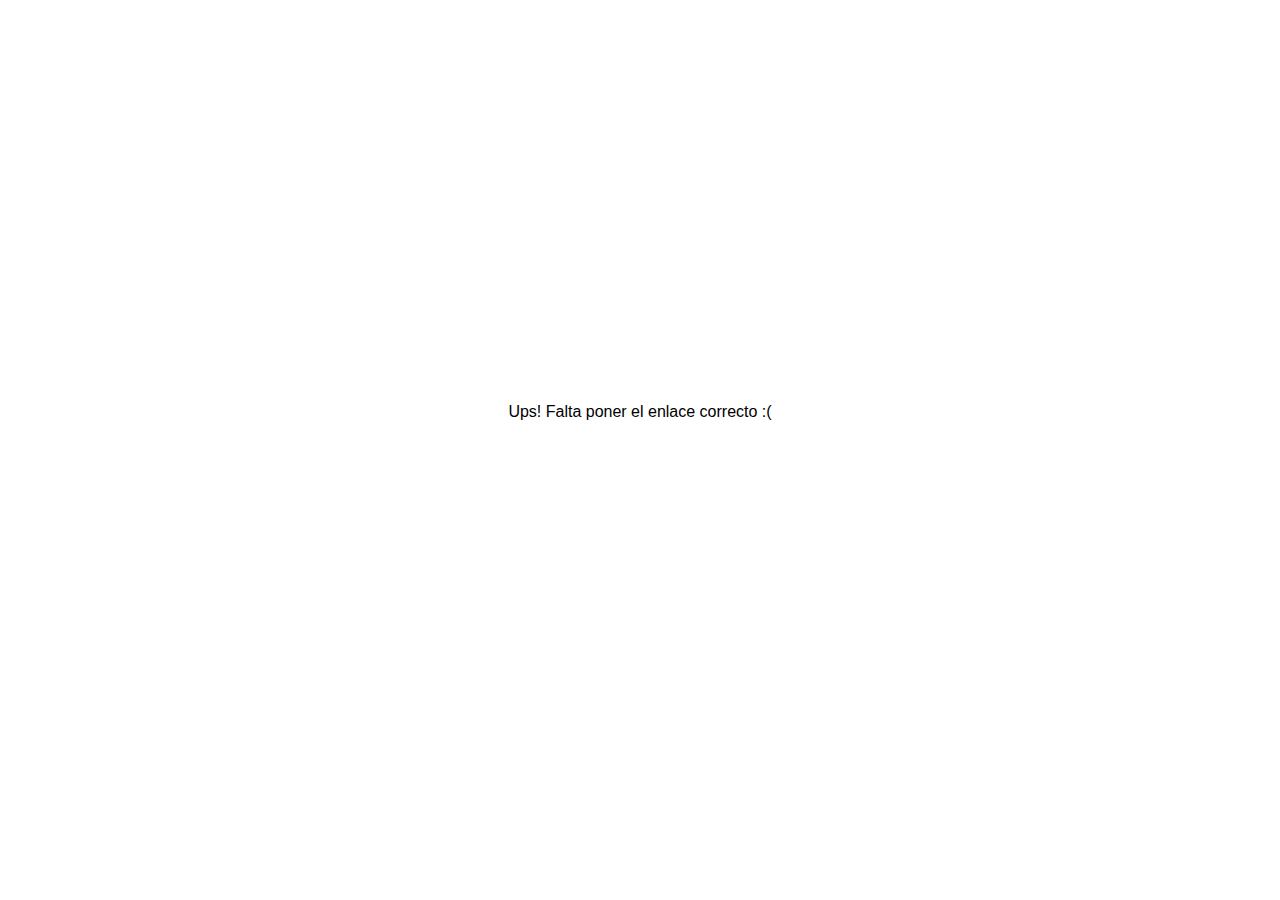
<file: pag_error.html>
<!DOCTYPE html>
<html lang="en">
<head>
	<meta charset="UTF-8">
	<meta name="viewport" content="width=device-width, initial-scale=1.0">

	<meta name="description" content="Frase descripción de la web">

	<meta name="keywords" content="palabra clave 1">

	<meta name="author" content="Marc Moreno Pineda">

	<meta name="copyright" content="propiedades del copyright Marc Moreno Pineda">

	<meta name="revised" content="Enero 2024">
	
	<link rel="stylesheet" href="CSS/pag_error.css">

	<link rel="icon" type="image/png" href="IMG/iconos/favicon.png">
	<title>Renfe | ERROR</title>
</head>
<body>
	<div class="error">Ups! Falta poner el enlace correcto&nbsp;:(</div>
</body>

</html>
</file>
<file: CSS/buscador.css>
*{
	margin: 0;
	padding: 0;
	box-sizing: border-box;
}
.container{
	max-width: 800px;
	margin: 73px auto;
}
.search-input-box{
	width: 100%;
	background-color: #171717;
	border-radius: 30px 30px 30px 30px;
	position: relative;
	color: #fff;
	font-weight: 100;
}

/*outline: none; / para que no salga el borde negro cuando se escriba*/

.search-input-box input{
	width: 100%;
	height: 55px;
	background: var(--color-blanco);
	border: none;
	outline: none;
	border-radius: 50px;
	padding: 0 73px 0 73px;
	font-size: 22px;
    border: 2px solid #171717;
}
#buscar{
	position: absolute;
    top: 15px;
    left: 25px;
    width: 25px;
	font-size: 22px;
	filter: brightness(0.5);
	cursor: pointer;
}
#cerrar{
	position: absolute;
    top: 3px;
    right: 25px;

	font-size: 34px;
    font-family: cursive;
    font-weight: 100;
    background: transparent;
    border: 1px solid transparent;
    cursor: pointer;
}

/*------------Contenedor de sugerencias------------*/

.container-suggestions {
	max-height: 0px;
	opacity: 0;
	pointer-events: none;
	padding: 0;
	overflow-y: auto;
	transition: all .4s;
}

/*cuando la class este "active", se aplicarán los estilos*/

.search-input-box.active .container-suggestions {
	max-height: 280px;
	opacity: 1;
	pointer-events: auto;
	padding: 10px 8px;
}

.search-input-box.active .container-suggestions li {
	display: block;
}

.container-suggestions li {
	list-style: none;
	width: 100%;
	padding: 8px 12px;
	border-radius: 5px;
    cursor: pointer;
	display: none;
}

.container-suggestions li:hover{
    background-color: #414b57;
}

/*last-child / selecciona el último elemento*/

.container-suggestions li:last-child{
    border-radius: 5px 5px 20px 20px;
}
</file>
<file: CSS/home_renfe.css>
*{
	margin: 0;
	padding: 0;
	box-sizing: border-box;

    text-decoration: none;
}
*::selection{
    color: #ffffff;
    background: #470151d4;
}

body::-webkit-scrollbar {
    background: var(--color-gris-oscuro) !important;
    width: 50px;
}

body::-webkit-scrollbar-thumb {
    background-color: #3E3E3E !important;
    border-radius: 20px;
    border: 2.5px solid var(--color-gris-oscuro);
}
body::-webkit-scrollbar-thumb:hover {
    background: #4D4D4D !important;
}
body::-webkit-scrollbar:vertical {
    width: 10px;
}   
body{
	font-family: CoolveticaLt-Regular, Verdana, sans-serif;
	font-size: 16px;

    background-color: #171717;
}
:root{
    --color-blanco: #F6F6F6;
    --color-negro: #000000;
    --color-gris-oscuro: #171717;
}
/*/////////////////////////////////////*/
/*               header                */
/*/////////////////////////////////////*/
header{
    padding: 0px 95px;
    background-color: var(--color-gris-oscuro);
    display: flex;
    flex-direction: column;

    position: sticky;
    top: 0;
    z-index: 5;
    margin-bottom: 25px;
}
#ContTodoMenu{
    width: 100%;
    height: 80px;
    display: flex;
    justify-content: space-between;
    align-items: center;
}
#linea_menu{
    width: 100%;
    height: 1px;
    background: linear-gradient(to right, #ffffff00, 
                                        #ffffff, 
                                        #ffffff00);
}

/*---------------logito----------------*/

#logo_renfe_white{
	width: 111px;
}
#ContMenu{
    transform: translate(35%, 0%);
}
/*/////////////////////////////////////*/
/*                 Menu                */
/*/////////////////////////////////////*/

.menu{
    justify-content: space-between;
}
#responsive{
    /*padding-top: 10px;*/
    /*position: absolute;*/
    z-index: 1;
    display: flex;
    justify-content: center;
    align-items: center;
}
.menu_responsive{
    width: 35px;
    filter: invert(1);
}
.nav-menu{
    list-style: none;
    font-size: 18px;
    width: 100%;
/*    height: 0vh;*/
    opacity: 0;
    display: flex;
/*    transform: translateY(-160px);*/
    z-index: 2;
    position: fixed;
    top: 80px;
    left: 0px;
    background: var(--color-blanco);
    flex-direction: column;
    justify-content: space-evenly;
}
.nav-menu li{
    display: none;
    line-height: 30px;
    margin-bottom: 30px;
}
/*---------------hidden_button----------------*/
.hidden_button{
    color: var(--color-negro);
    padding: 15px;
    margin-left: 90px;
    text-decoration: none;
    font-weight: 600;
    border: 1px solid;
    border-radius: 50px;
    overflow: hidden;
    font-family: CoolveticaHv-Regular, Verdana, sans-serif;
}
/*-------------------arrow--------------------*/
#arrow_menu_1{
    margin-left: 201px;
    transition: 170ms;
}
#arrow_menu_2{
    margin-left: 149px;
    transition: 170ms;
}
#arrow_menu_3{
    margin-left: 168px;
    transition: 170ms;
}
#arrow_menu_4{
    margin-left: 196px;
    transition: 170ms;
}
#arrow_menu_5{
    margin-left: 151px;
    transition: 170ms;
}

.hidden_button:hover #arrow_menu_1,
.hidden_button:hover #arrow_menu_2,
.hidden_button:hover #arrow_menu_3,
.hidden_button:hover #arrow_menu_4,
.hidden_button:hover #arrow_menu_5{
    transform: rotate(45deg);
}
/*--------------------------------------------*/
#linea_menu_vertical{
    left: 275px;
    width: 420px;
    height: 2.5px;
    border-radius: 50px;
    background: black;
    transform: rotate(90deg);
    position: absolute;
}
.btn{
    position: relative;
    z-index: 3;
}
#check{
    display: none;
}
#check:checked ~ .nav-menu{
    height: 600px;
    transform: translateY(0px);
    opacity: 1;
    box-shadow: 0px 0px 12px #00000040;
}
#check:checked ~ .nav-menu li{
    display: block;
}
/*------------------------------------------*/

#check:checked ~ label .barrita_1{
    transform: rotate(45deg);
    position: absolute;
}
#check:checked ~ label .barrita_2{
    transform: rotate(-45deg);
}
label{
    cursor: pointer;
}
.barrita_1,
.barrita_2{
    width: 41.4px;
    border-radius: 50px;
    height: 3.4px;
    background: white;
    transition: 250ms;
}
.barrita_1{
    margin-bottom: 10px;
}
.cerrar{
    display: none;
}
#check:checked ~ .abrir{
    display: none;
}
/*/////////////////////////////////////*/
/*          Menú desplegado            */
/*/////////////////////////////////////*/
ul #ContDesplegadoViajarNone{
    display: none;
}
#ContDesplegadoViajarNone.desplejarMenu{
    display: flex;
    margin-right: 35px;
}
#arrow_menu_1.desplejarMenu{
    transform: rotate(45deg);
}
ul .ContDesplegadoViajar{
    display: flex;
    column-gap: 60px;
    position: absolute;
    top: 76px;
    left: 531px;
    background: var(--color-blanco);
}
.ContsInfoViajar{
    font-size: 1.4vw;
    margin-bottom: 14px;
    font-weight: 900;
    font-family: CoolveticaHv-Regular, Verdana, sans-serif;
}
.ContsInfo{
    font-size: 1.1vw;
}
/*-------------------------------------*/
ul #ContDesplegadoCercaniasNone{
    display: none;
}
#ContDesplegadoCercaniasNone.desplejarMenu{
    display: grid;
}
#arrow_menu_2.desplejarMenu{
    transform: rotate(45deg);
}
ul .ContDesplegadoCercanias{
    display: grid;
    grid-template-columns: repeat(4, 1fr);
    gap: 55px;
    position: absolute;
    top: 82px;
    left: 531px;
    background: var(--color-blanco);
    width: 1031px;
    height: 417px;
}
.ContsInfo_dos{
    gap: 76px !important;
    display: flex !important;
    flex-direction: column !important;
}
.ContsInfoCercanias{
    font-size: 1.8rem;
    margin-bottom: 14px;
    font-weight: 900;
    font-family: CoolveticaHv-Regular, Verdana, sans-serif;
}
/*-------------------------------------*/
ul #ContDesplegadoGrupoRenfeNone{
    display: none;
}
#ContDesplegadoGrupoRenfeNone.desplejarMenu{
    display: flex;
}
#arrow_menu_5.desplejarMenu{
    transform: rotate(45deg);
}
ul .ContDesplegadoGrupoRenfe{
    display: flex;
    width: 1124px;
    height: 500px;
    column-gap: 60px;
    position: absolute;
    top: 55px;
    left: 526px;
    background: var(--color-blanco);
    flex-wrap: wrap;
}
.ContsInfoGrupoRenfe{
    color: var(--color-negro);
    font-size: 1.1rem;
    margin-bottom: 14px;
    font-weight: 900;
    font-family: CoolveticaHv-Regular, Verdana, sans-serif;
}
/*/////////////////////////////////////*/
/*          Buscador checked           */
/*/////////////////////////////////////*/
#ContMasCosas{
    display: flex;
    gap: 20px;
}
#buscar_input{
    background: transparent;
}
#buscar_menu,
#global,
#usuario{
    width: 25px;
    height: 25px;

    transition: 150ms;
}
#buscar_menu{
    width: 25px;
    height: 25px;
    filter: invert(1);
}
.nav-menu-buscador{
    list-style: none;
    font-size: 18px;
    width: 100%;
/*    height: 0vh;
    transform: translateY(-160px);*/
    display: flex;
    z-index: 2;
    position: fixed;
    top: 80px;
    left: 0px;
    background: var(--color-blanco);
    flex-direction: column;
    justify-content: space-evenly;
    box-shadow: 0px 0px 12px #00000040;
}
.nav-menu-buscador li {
    display: none;
    line-height: 30px;
    margin-bottom: 0px; 
}
.nav-menu-buscador li a{
    color: var(--color-negro);
    padding: 15px;
    margin-left: 50px;
    text-decoration: none;
    font-weight: 600;
    border: 1px solid;
    border-radius: 50px;
}
.btn_buscar{
    position: relative;
    z-index: 3;
}
#check_buscar{
    display: none;
}
/*#check_buscar:checked ~ label #buscar{
    opacity: 0.6;
}*/
#check_buscar:checked ~ .nav-menu-buscador{
    transform: translateY(0px);
}
#check_buscar:checked ~ .nav-menu-buscador li{
    display: block;
}
#check_buscar:checked ~ label #buscar_menu{
    opacity: 0.3;
}
/*/////////////////////////////////////*/
/*           Idiomas checked           */
/*/////////////////////////////////////*/
.nav-menu-idioma{
    list-style: none;
    font-size: 18px;
    width: 100%;
    opacity: 0;
    z-index: 2;
    position: fixed;
    top: 80px;
    left: 0px;
    background: var(--color-blanco);

    display: flex;
    flex-direction: row;
    align-items: center;
    justify-content: center;
    gap: 50px;
}
.nav-menu-idioma li{
    display: none;
    line-height: 30px;
/*    margin-bottom: 30px;*/
}
.nav-menu-idioma li a{
    color: var(--color-negro);
    text-decoration: none;
    font-weight: 600;
    border-radius: 50px;
}
#check_img_1{
    margin-left: 10px;
}
.idioma_button{
    font-family: CoolveticaHv-Regular, Verdana, sans-serif;
}
.idioma_not_select{
    color: #838383 !important;
}
/*--------------------------------------------*/
.btn{
    position: relative;
    z-index: 3;
}
#check_idiomas{
    display: none;
}
#check_idiomas:checked ~ .nav-menu-idioma{
    height: 200px;
    display: flex;
    flex-wrap: wrap;
    align-content: center;
    opacity: 1;
}
#check_idiomas:checked ~ .nav-menu-idioma li{
    display: block;
}
#check_idiomas:checked ~ label #global{
    opacity: 0.3;
}
/*/////////////////////////////////////*/
/*            accesibilidad            */
/*/////////////////////////////////////*/
.button_master{
    width: 0%;
    height: 0%;

    top: 93%;
    left: 93%;
    transform: translate(-7%, -7%);

    z-index: 999;
    position: fixed;
}
#button{
    display: flex;
    width: 100%;
    height: 100%;

    justify-content: flex-end;
    align-items: flex-end;

/*    position: absolute;
    top: 840px;*/
}
.arrow_bg{
    width: 51px;
    height: 51px;
    background: #ffffff;
    border-radius: 50%;
    border: 3.5px solid #5c0032;
    position: absolute;

    z-index: 998;

    display: flex;
    justify-content: center;
    align-items: center;
    cursor: pointer;
    transition: 350ms;
}
.flechita {
    width: 21px;
    height: 21px;
    position: absolute;
    filter: invert(1);
    transition: 350ms;

    z-index: 999;
}
/*    efecto del + a x    */
.flechita.rotate{
    transform: rotate(45deg);
    filter: saturate(0.5);
}
.arrow_bg.rotate{
    background-color: #5c0032;  
}
/*/////////////////////////////////////*/
.arrow_bg_2{
    width: 51px;
    height: 51px;
    background: #ffffff;
    border-radius: 50%;
    border: 3.5px solid #5c0032;
    position: absolute;

    z-index: 997;

    display: flex;
    justify-content: center;
    align-items: center;
    transition: 350ms;
}

#button_2{
    display: flex;
    width: 100%;
    height: 100%;

    justify-content: flex-end;
    align-items: flex-end;

    position: absolute;
    top: 0px;

    transition: 350ms ease;
}
#button_2.desplegar{
    top: -57px;
}
/*/////////////////////////////////////*/
.arrow_bg_3{
    width: 51px;
    height: 51px;
    background: #ffffff;
    border-radius: 50%;
    border: 3.5px solid #5c0032;
    position: absolute;

    z-index: 996;

    display: flex;
    justify-content: center;
    align-items: center;
    transition: 350ms;
}

#button_3{
    display: flex;
    width: 100%;
    height: 100%;

    justify-content: flex-end;
    align-items: flex-end;

    position: absolute;
    top: 0px;

    transition: 350ms ease;
}
#button_3.desplegar{
    top: -116px;
}
/*/////////////////////////////////////*/
.hoverH1,
.hoverH2{
    font-size: 12px;
    background: #626262;
    color: #fff;
    font-weight: 100;
    position: absolute;
    top: 5px;
    left: -91px;
    text-align: center;
    border-radius: 5px;
    padding: 4px;
    width: 80px;
    transition: 250ms;
    display: none;
}
.hoverH1 span,
.hoverH2 span{
    background: #626262;
    width: 10px;
    height: 10px;
    position: absolute;
    top: 13px;
    right: -4px;
    transform: rotate(45deg);
}
#buttonAccFixed_2:hover .hoverH1,
#buttonAccFixed_3:hover .hoverH2{
    display: block;
}
/*/////////////////////////////////////*/
/*                main                 */
/*/////////////////////////////////////*/
main{
    width: 100%;
}
#ContTitle{
    display: flex;
    justify-content: center;
    flex-direction: row;
}
/*-------------------Title-------------------*/
.ContTitleFlex{
    color: var(--color-blanco);
    font-family: CoolveticaHv-Regular, Verdana, sans-serif;
    width: 100%;
    padding-right: 20px;
    background: var(--color-gris-oscuro);  

    display: flex;
    flex-direction: column;
    align-items: flex-end;
    justify-content: center;
}
.ContTitleFlex h2:nth-child(1){
    font-size: 2.75rem;
}
.ContTitleFlex h2:nth-child(2){
    font-size: 6rem;
}
/*-----------------IMG Renfe trenes-----------------*/
.ContImgFlex{
    width: 100%;    
    display: flex;
    overflow: hidden;
    background: linear-gradient(to right, #171717 1%, #17171700);
}
.ContImgFlex img{
    height: 226px;
    transform: translateX(-22553px);
    margin-right: 600px;

    animation: slider_title 40s infinite;
    animation-direction: alternate;
    animation-timing-function: ease-out;
}

@keyframes slider_title{
    0%{
        transform: translateX(-22553px);
    }
    10%{
        transform: translateX(-22553px);
    }

    20%{
        transform: translateX(-18649px);
    }
    30%{
        transform: translateX(-18649px);
    }

    40%{
        transform: translateX(-14711px);
    }
    50%{
        transform: translateX(-14711px);
    }

    60%{
        transform: translateX(-10770px);
    }
    70%{
        transform: translateX(-10770px);
    }

    80%{
        transform: translateX(-6832px);
    }
    90%{
        transform: translateX(-6832px);
    }

    95%{
        transform: translateX(-2891px);
    }
    100%{
        transform: translateX(-2891px);
    }
}
/*/////////////////////////////////////*/
/*             Formulario              */
/*/////////////////////////////////////*/
#ContTodoForm{
    width: 100%;
    display: flex;
    justify-content: center;
    margin: 40px 0;
}
#ContForm{
    display: flex;
    justify-content: center;
    flex-direction: column;
    background: linear-gradient(360deg, black, transparent);
    padding: 50px 90px;
    border: 2px solid #fff;
    border-radius: 15px;
    color: #fff;
}
#ContEstaciones{
    display: flex;
    padding-bottom: 16px;
}
#ContOrigen{
    display: flex;
    background: var(--color-gris-oscuro);
    height: 40px;
    padding: 30px 160px 30px 15px;
    justify-content: center;
    align-items: center;
    margin-right: 20px;
    border-radius: 10px;
    border: 2px solid #fff;
}
#ContOrigen p:nth-child(1){
    font-family: CoolveticaHv-Regular, Verdana, sans-serif;
}
#ContDestino{
    display: flex;
    background: var(--color-gris-oscuro);
    height: 40px;
    padding: 30px 160px 30px 15px;
    justify-content: center;
    align-items: center;
    border-radius: 10px;
    border: 2px solid #fff;
}
#ContDestino p:nth-child(1){
    font-family: CoolveticaHv-Regular, Verdana, sans-serif;
}
.separadorR{
    width: 1px;
    background: #fff;
    height: 40px;
    margin: 0 13px;
    border-radius: 50px;
}
/*--------------------------------------------*/
#ContEstaciones_2{
    display: flex;
    margin-top: 10px;
}
#ContOptions{
    display: flex;
    justify-content: space-around;
    padding-bottom: 4px;
}
#ContOptions p{
    cursor: pointer;
}
#arrow_date{
    width: 10px;
    filter: invert(1);
    margin-left: 1px;
    cursor: pointer;
}
#ContDate{
    display: flex;
    background: var(--color-gris-oscuro);
    height: 40px;
    padding: 30px 3px 30px 15px;
    justify-content: center;
    align-items: center;
    border-radius: 10px;
    border: 2px solid #fff;
}
#calendario{
    width: 22px;
    margin: 0 10px;
}
#start{
    background: transparent;
    border: 0px;
    filter: invert(1);
    margin-right: 43px;
    cursor: pointer;
}
/*--------------------------------------------*/
#ContButtonTodo{
    width: 100%;
    display: flex;
    flex-direction: column;
    align-items: flex-end;
}
#ContButtonPlazaH{
    display: flex;
    align-items: center;
    padding-bottom: 4px;    
}
#sillaRuedas{
    width: 12px;
    height: 12px;
}
#ContButtonPlazaH p{
    margin: 0 5px;
}
#ContButtonPlazaH input{
    accent-color: #81005E;
}

#buttonPress{
    width: 77%;
    height: 64px;
    overflow: hidden;
    display: flex;
    background: #81005E;
    padding: 24px 0px 24px 24px;
    justify-content: space-between;
    align-items: center;
    border-radius: 10px;
    border: 0px;
    cursor: pointer;
    color: #fff;
}
#circleArrow{
    width: 110px;
    height: 110px;
    border-radius: 500px;
    background: #5C0032;
    transform: translateX(10px);

    display: flex;
    align-items: center;
    justify-content: center;
    overflow: hidden;
}
/*------------------1ra flecha--------------------*/
.ContArrowPress{
    display: flex;
    align-items: center;
    justify-content: center;

    position: absolute;
    top: 0px;
    left: 107px;
    transition: 250ms;
}
.ContArrowPress span:nth-child(1){
    width: 60px;
    height: 3px;
    border-radius: 50px;
    position: absolute;
    top: 53px;
    right: 25px;
    background: #fff;
}
.ContArrowPress span:nth-child(2){
    width: 15px;
    height: 3px;
    border-radius: 50px;
    transform: rotate(45deg);

    position: absolute;
    top: 48px;
    right: 23px;
    background: #fff;
}
.ContArrowPress span:nth-child(3){
    width: 15px;
    height: 3px;
    border-radius: 50px;
    transform: rotate(-45deg);

    position: absolute;
    top: 57px;
    right: 23px;
    background: #fff;
}
/*------------------2nd flecha--------------------*/
.ContArrowPress_2{
    display: flex;
    align-items: center;
    justify-content: center;

    position: absolute;
    top: 0px;
    left: 0px;
    transition: 250ms;
}
.ContArrowPress_2 span:nth-child(1){
    width: 60px;
    height: 3px;
    border-radius: 50px;
    position: absolute;
    top: 53px;
    right: 25px;
    background: #fff;
}
.ContArrowPress_2 span:nth-child(2){
    width: 15px;
    height: 3px;
    border-radius: 50px;
    transform: rotate(45deg);

    position: absolute;
    top: 48px;
    right: 23px;
    background: #fff;
}
.ContArrowPress_2 span:nth-child(3){
    width: 15px;
    height: 3px;
    border-radius: 50px;
    transform: rotate(-45deg);

    position: absolute;
    top: 57px;
    right: 23px;
    background: #fff;
}
/*------------------hover flecha--------------------*/
#buttonPress:hover .ContArrowPress{
    position: absolute;
    top: 0px;
    left: 201px;
}
#buttonPress:hover .ContArrowPress_2{
    position: absolute;
    top: 0px;
    left: 110px;
}
/*-------------------slider----------------------*/
#caja{
    width: 100%;
    display: flex;
    justify-content: flex-end;
    align-items: center;
    margin: 80px 0;
}
.box{
/*    width: 1000px;
    height: 500px;*/
    margin-bottom: 10px;
    transition: 250ms;
    border-bottom-left-radius: 500px;
    border-top-left-radius: 500px;
}
.box.toggle{
    border-bottom-left-radius: 0px;
    border-top-left-radius: 0px;
    width: 100%;
    transition: 250ms;
}
/*.containerSlider{
    max-width: 880px;
}
.containerSlider.toggle{
    max-width: 0px;
}*/
.slider.toggle{
    border-bottom-left-radius: 0px;
    border-top-left-radius: 0px;
    width: 100%;
}
#kk{
    width: 50px;
    height: 50px;
    border-radius: 25px;
    position: relative;
    display: flex;
    z-index: 1;
    margin: 0px -26px;
    transition: 0.5s;
    font-size: 46px;
    background: #81005E;
    color: #fff;
    border: 0px;
    font-family: CoolveticaLt-Regular, Verdana, sans-serif;
    justify-content: center;
    align-items: center;
    cursor: pointer;
}
#kk.toggle{
    left: 48px;
    transform: rotate(45deg);
}
/*-------------------------------------------------*/
.slider-wrapper{
    margin: 0 auto;
    display: flex;
    flex-direction: column;
    align-items: center;
    justify-content: flex-end;
}
.slider{
    display: flex;
    overflow-x: hidden;
    scroll-snap-type: x mandatory;
    scroll-behavior: smooth;
    border-radius: 0.5rem;
    margin-bottom: 10px;
    transition: 0.5s;
    border-bottom-left-radius: 500px;
    border-top-left-radius: 500px;
}
.slider div{
    flex: 1 0 100%;
    scroll-snap-align: start;
    object-fit: cover;
}
.slider-nav{
    display: flex;
    column-gap: 1rem;
    position: absolute;
    transform: translateY(15px);
    z-index: 1;
}
.slider-nav.toggle{
    transition: 0.5s;
}
.slider-nav a{
    width: 0.5rem;
    height: 0.5rem;
    border-radius: 50%;
    background-color: #fff;
    opacity: 0.75;
    transition: opacity ease 250ms;
    transition: 150ms;
}
.slider-nav a:hover{
    width: 0.6rem;
    height: 0.6rem;
    opacity: 1;
    background-color: #C9006D;
}
.ratas1{
    width: 244px;
    height: 500px;
    background-color: #81005e;
    background-image: url(../IMG/slider/b-ave-internacional.jpeg);
    background-repeat: no-repeat;
    background-size: cover;
}
.ratas1.toggle{
    background-position-y: -63px;
    filter: brightness(0.6);
    transition: 200ms;
}
.ratas2{
    width: 500px;
    height: 500px;
    background-color: #81005e;
    background-image: url(../IMG/slider/b-maratones-2.jpeg);
    background-repeat: no-repeat;
    background-size: cover;
    background-position-x: -438px;
}
.ratas2.toggle{
    background-position-x: 0px;
    filter: brightness(0.6);
    transition: 200ms;
}
.ratas3{
    width: 500px;
    height: 500px;
    background-color: #81005e;
    background-image: url(../IMG/slider/b-trenes-tematicos-sep-2023.jpeg);
    background-repeat: no-repeat;
    background-size: cover;
}
.ratas3.toggle{
    background-position-y: -96px;
    filter: brightness(0.6);
    transition: 200ms;
}
/*/////////////////////////////////////*/
/*               footer                */
/*/////////////////////////////////////*/
#ContDesplegableFooter{
    display: flex;
    align-items: center;
    justify-content: center;
    flex-direction: column;
}
.ContArrowFooter{
    width: 230px;
    background: var(--color-blanco);
    height: 29px;

    display: flex;
    justify-content: center;
    align-items: center;
    flex-direction: row;
    cursor: pointer;
    transition: 250ms;

    clip-path: polygon(9% 0%, 91% 0%, 100% 102%, 0% 102%);
}
.ContArrowFooter span:nth-child(1){
    width: 45px;
    height: 3px;
    border-radius: 50px;
    left: 2px;
    position: relative;
    background: #000;
    transform: rotate(-20deg);
    transition: 250ms;
}
.ContArrowFooter span:nth-child(2){
    width: 45px;
    height: 3px;
    border-radius: 50px;
    right: 2px;
    position: relative;
    background: #000;
    transform: rotate(20deg);
    cursor: pointer;
    transition: 250ms;
}
.ContArrowFooterBase{
    width: 100%;
    background: var(--color-blanco);
    height: 15px;
}
/*----------------Desplegable Checked Footer--------------------*/
#ContInfoFooter{
    width: 100%;
    /*height: 0px;*/
    display: none;
    /*justify-content: center;*/
    background: var(--color-blanco);
    padding: 110px 50px;
    transition: height 0.5s ease-in; 
}
.btn_footer{
    position: relative;
    z-index: 3;
    transition: 250ms;
}
#check_footer_arrow{
    display: none;
    transition: 350ms;
}
#check_footer_arrow:checked ~ #ContInfoFooter{
    /*height: 600px;*/
    transform: translateY(0px);
    opacity: 1;
    display: flex;
    flex-wrap: wrap;
    justify-content: center;
    gap: 30px;
}
#check_footer_arrow:checked ~ label .ContArrowFooter span:nth-child(1){
    transform: rotate(20deg);
}
#check_footer_arrow:checked ~ label .ContArrowFooter span:nth-child(2){
    transform: rotate(-20deg);
}

/*-------------------------------------------------*/

#ContRedes{
    width: 150px;
    display: flex;
    flex-direction: column;
    justify-content: center;
    align-items: center;
    gap: 20px;
    margin: 0 50px 0 0px;
}
#ContRedes p{
    font-family: CoolveticaHv-Regular, Verdana, sans-serif;
    font-size: 18px;
}

#redesFooter{
    width: 33px;
    transition: 250ms;
}
#redesFooter:hover{
    filter: contrast(0.3);
}

#ContConocenos{
    width: 183px;
    display: flex;
    flex-direction: column;
    justify-content: center;
    align-items: flex-start;
    gap: 19px;
    padding: 0px 63px 0px 0px;
    border-width: 3px 3px 3px 0px;
    border-style: solid;
    border-image: linear-gradient( to bottom, 
                                    #ffffff00, 
                                    #000000, 
                                    #ffffff00) 1 100%;
}
#ContConocenos p{
    color: #000;
    font-family: CoolveticaHv-Regular, Verdana, sans-serif;
    font-size: 18px;
}
#ContConocenos a{
    color: #000;
}
/*------------------Desplegable Footer----------------------*/
#ContDropdown{
    display: flex;
    flex-direction: column;
    justify-content: center;
    padding: 0px 0px 0px 45px;
}
.dropdown {
    width: 370px;
    display: inline-block;
    position: relative;
    padding: 0px 0px 60px 0px;
}
/*-----------------------------------------------------------*/
.contAccordeon{
    width: 370px;
    margin-bottom: 50px;
}

.titolItemAcc{
    border-bottom: 1px solid;
    padding: 10px 0;
    display: flex;
    cursor: pointer;
    justify-content: space-between;
    align-items: center;
    font-family: CoolveticaHv-Regular, Verdana, sans-serif;
}
/*----------------------- + ----------------------*/
.titolItemAcc span{
    width: 30px;
    background: var(--color-blanco);
    height: 29px;
    display: flex;
    justify-content: center;
    align-items: center;
    flex-direction: row;
    cursor: pointer;
}
.titolItemAcc span span:nth-child(1){
    width: 45px;
    height: 2px;
    border-radius: 50px;
    right: 2px;
    position: relative;
    background: var(--color-gris-oscuro);
    cursor: pointer;
    transition: 150ms;
}
.contAccordeon:hover .titolItemAcc span span:nth-child(1){
    transform: rotate(45deg);
}
.titolItemAcc span span:nth-child(2){
    width: 45px;
    height: 2px;
    border-radius: 50px;
    right: 17px;
    position: relative;
    background: var(--color-gris-oscuro);
    transform: rotate(90deg);
    cursor: pointer;
    transition: 150ms;
}
.contAccordeon:hover .titolItemAcc span span:nth-child(2){
    transform: rotate(136deg);
}
.textBaseAcc{
    font-family: CoolveticaLt-Regular, Verdana, sans-serif;
    height: 0px;
    width: 100%;
    margin-bottom: -4px;
    cursor: pointer;
    color: #000000;
    text-decoration: none;
    overflow: hidden;
    transition: height 350ms ease;
}
.accHeight{
    height: 94px;
}
/*--------------------------------------------------*/
.textCercanias{
    padding: 7px 0;
    /*font-size: 15px;*/
}
.textCercanias_dos_uno{
    padding-top: 7px;
}
.textCercanias_dos{
    /*font-size: 15px;*/
}
/*--------------------ContPolitica------------------*/
#ContPolitica{
    width: 100%;
    display: flex;
    justify-content: center;
    background: var(--color-blanco);
    border-top: 1px solid #c5c5c5;
    position: relative;
    z-index: 3;
}
#ContPolitica p{
    display: flex;
    flex-wrap: wrap;
    padding: 45px 40px;
    text-align: center;
    cursor: pointer;
}
/*/////////////////////////////////////*/
/*               MEDIA                 */
/*/////////////////////////////////////*/

/*------------------tablet-------------------*/

@media only screen and (max-width: 1024px){
/*menú*/
    #check:checked ~ .nav-menu {
        height: 430px;
    }
    .nav-menu li {
        margin-bottom: 0px;
    }
    .nav-menu li a {
        padding: 12px;
        font-size: 15px;
    }
/*menú - desplegableViajar*/
    .ContsInfoViajar {
        font-size: 0.8rem;
        margin-bottom: 4px;
    }
    .ContsInfo p{
        font-size: 0.6rem;
    }

    ul .ContDesplegadoViajar {
        width: 666px;
        column-gap: 23px;
        top: 47px;
        left: 432px;
    }
/*menú - desplegableCercanias*/
    .ContsInfoCercanias {
        font-size: 0.8rem;
        margin-bottom: 4px;
    }
    .ContsInfo p{
        font-size: 0.6rem;
    }

    ul .ContDesplegadoCercanias {
    display: grid;
    gap: 30px;
    top: 51px;
    left: 406px;
    width: 507px;
    height: 304px;
    justify-items: center;
    }
/*menú - desplegableGrupoRenfe*/
    .ContsInfoGrupoRenfe {
        font-size: 0.8rem;
        margin-bottom: 4px;
    }
    .ContsInfo p{
        font-size: 0.6rem;
    }

    ul .ContDesplegadoGrupoRenfe {
    display: flex;
    width: 558px;
    height: 347px;
    column-gap: 35px;
    position: absolute;
    top: 47px;
    left: 430px;
    flex-wrap: wrap;
    }
/*menú medidas arrow*/
    #arrow_menu_1{
        margin-left: 152px;
        transition: 170ms;
    }
    #arrow_menu_2{
        margin-left: 109px;
        transition: 170ms;
    }
    #arrow_menu_3{
        margin-left: 126px;
        transition: 170ms;
    }
    #arrow_menu_4{
        margin-left: 150px;
        transition: 170ms;
    }
    #arrow_menu_5{
        margin-left: 114px;
        transition: 170ms;
    }
/*menú medidas barra*/
    #linea_menu_vertical {
        width: 323px;
        left: 218px;
    }
/*buscador*/
    .container {
        max-width: 657px;
        margin: 55px auto;
    }
/*idiomas*/
    #check_idiomas:checked ~ .nav-menu-idioma {
        height: 163px;
    }
    .nav-menu-idioma {
        gap: 38px;
        font-size: 17px;
    }
/*title*/
    .ContTitleFlex h2:nth-child(1) {
        font-size: 2.35rem;
    }
    .ContTitleFlex h2:nth-child(2) {
        font-size: 5.2rem;
    }
/*    #linear_gradient{
        background: linear-gradient(to right, #171717 1%, #17171700);
        width: 100px;
        height: 173px;
        position: absolute;
        top: 133px;
        left: 515px;
        z-index: 1;
    }*/
    .ContImgFlex img{
        height: 226px;
        transform: translateX(-22616px);
        margin-right: 600px;

        animation: slider_title 0s infinite;
        animation-direction: alternate;
        animation-timing-function: ease-out;
    }
/*formulario*/
    #ContTodoForm {
        margin: 0;
    }
    #ContForm {
        padding: 50px 40px;
    }
    #ContEstaciones {
        padding-bottom: 16px;
        flex-direction: column;
    }
    #ContOrigen {
        margin-right: 0px;
        margin-bottom: 10px;
    }
    #ContEstaciones_2 {
        flex-direction: column;
    }
    #ContButtonTodo {
        width: 100%;
        flex-direction: column;
        margin-top: 10px;
    }
    #buttonPress {
        width: 100%;
        margin-top: 10px;
    }
/*slider*/
    .ratas1 {
        width: 254px;
    }
    .ratas2 {
        width: 254px;
    }
    .ratas3 {
        width: 260px;
        background-position-x: -246px;
    }
/*footer*/
    #ContInfoFooter {
        padding: 58px 50px;
    }
    #ContPolitica p {
        padding: 25px 184px;
        font-size: 15px;
    }
}
@media only screen and (max-width: 768px){
/*menú*/
    #check:checked ~ .nav-menu {
        height: 430px;
    }
    .nav-menu li {
        margin-bottom: 0px;
    }
    .nav-menu li a {
        padding: 12px;
        font-size: 15px;
    }
/*menú - desplegableViajar*/
    ul .ContDesplegadoViajar {
        display: none;
    }
/*menú - desplegableCercanias*/
    ul .ContDesplegadoCercanias {
        display: none;
    }
/*menú - desplegableGrupoRenfe*/
    ul .ContDesplegadoGrupoRenfe {
        display: none;
    }
/*menú medidas arrow*/
    #arrow_menu_1{
        margin-left: 152px;
        transition: 170ms;
    }
    #arrow_menu_2{
        margin-left: 109px;
        transition: 170ms;
    }
    #arrow_menu_3{
        margin-left: 126px;
        transition: 170ms;
    }
    #arrow_menu_4{
        margin-left: 150px;
        transition: 170ms;
    }
    #arrow_menu_5{
        margin-left: 114px;
        transition: 170ms;
    }
/*menú medidas barra*/
    #linea_menu_vertical {
        display: none;
    }
/*buscador*/
    .container {
        max-width: 657px;
        margin: 55px auto;
    }
/*idiomas*/
    #check_idiomas:checked ~ .nav-menu-idioma {
        height: 163px;
    }
    .nav-menu-idioma {
        gap: 38px;
        font-size: 17px;
    }
/*title*/
    .ContTitleFlex h2:nth-child(1) {
        font-size: 1.9rem;
    }
    .ContTitleFlex h2:nth-child(2) {
        font-size: 4.2rem;
    }
    .ContImgFlex img{
        transform: translateX(-22657px);

        animation: slider_title 0s infinite;
    }
/*formulario*/
    #ContTodoForm {
        margin: 0;
    }
    #ContForm {
        padding: 50px 40px;
    }
    #ContEstaciones {
        padding-bottom: 16px;
        flex-direction: column;
    }
    #ContOrigen {
        margin-right: 0px;
        margin-bottom: 10px;
    }
    #ContEstaciones_2 {
        flex-direction: column;
    }
    #ContButtonTodo {
        width: 100%;
        flex-direction: column;
        margin-top: 10px;
    }
    #buttonPress {
        width: 100%;
        margin-top: 10px;
    }
/*slider*/
    .slider {
        border-bottom-left-radius: 0;
        border-top-left-radius: 0;
    }
    .ratas1 {
        width: 254px;
    }
    .ratas2 {
        width: 254px;
    }
    .ratas3 {
        width: 260px;
        background-position-x: -246px;
    }
    .slider-nav {
        display: flex;
        column-gap: 1rem;
        position: absolute;
        right: 354px;
        transform: translateY(15px);
        z-index: 1;
    }
    #kk{
        display: none;
    }
/*footer*/
    #ContInfoFooter {
        padding: 58px 50px;
    }
    #ContPolitica p {
        padding: 25px 184px;
        font-size: 15px;
    }
}
/*------------------movil-------------------*/
@media only screen and (max-width: 720px){
    header{
        padding: 0px 18px;
        margin-bottom: 7px;
    }
    .barrita_1 {
        margin-bottom: 8px;
    }
    .barrita_1, .barrita_2 {
        width: 31.4px;
    }
    #logo_renfe_white {
        width: 84px;
    }
    #ContMasCosas {
        gap: 12px;
    }
    #buscar_menu, #global, #usuario {
        width: 19px;
        height: 19px;
    }
    #check:checked ~ .nav-menu {
        height: 325px;
    }
    .nav-menu {
        align-items: center;
    }
    .nav-menu li {
        margin-bottom: 0px;
    }
    .nav-menu li a {
        padding: 12px;
        font-size: 15px;
        margin-left: 0px;
    }
    #arrow_menu_1{
        margin-left: 152px;
        transition: 170ms;
    }
    #arrow_menu_2{
        margin-left: 109px;
        transition: 170ms;
    }
    #arrow_menu_3{
        margin-left: 126px;
        transition: 170ms;
    }
    #arrow_menu_4{
        margin-left: 150px;
        transition: 170ms;
    }
    #arrow_menu_5{
        margin-left: 114px;
        transition: 170ms;
    }
    #linea_menu_vertical {
        display: none;
    }
    .container {
        max-width: 304px;
    }
    .search-input-box input {
        height: 37px;
        padding: 0 45px 0 42px;
        font-size: 15px;
    }
    #buscar {
        top: 10px;
        left: 17px;
        width: 17px;
    }
    #cerrar {
        top: 5px;
        right: 19px;
        font-size: 17px;
    }
    #check_idiomas:checked ~ .nav-menu-idioma {
        height: 163px;
    }
    .nav-menu-idioma {
        gap: 30px;
        font-size: 17px;
    }
    .ContTitleFlex h2:nth-child(1) {
        font-size: 1.9rem;
    }
    .ContTitleFlex h2:nth-child(2) {
        font-size: 4.2rem;
    }
    .ContImgFlex img{
        transform: translateX(-22657px);

        animation: slider_title 0s infinite;
    }
    #ContTodoForm {
        margin: 0;
    }
    #ContForm {
        padding: 50px 40px;
    }
    #ContEstaciones {
        padding-bottom: 16px;
        flex-direction: column;
    }
    #ContOrigen {
        margin-right: 0px;
        margin-bottom: 10px;
    }
    #ContEstaciones_2 {
        flex-direction: column;
    }
    #ContButtonTodo {
        width: 100%;
        flex-direction: column;
        margin-top: 10px;
    }
    #buttonPress {
        width: 100%;
        margin-top: 10px;
    }
    .slider {
        border-bottom-left-radius: 0;
        border-top-left-radius: 0;
    }
    .ratas1 {
        width: 254px;
    }
    .ratas2 {
        width: 254px;
    }
    .ratas3 {
        width: 260px;
        background-position-x: -246px;
    }
    .slider-nav {
        display: flex;
        column-gap: 1rem;
        position: absolute;
        right: 354px;
        transform: translateY(15px);
        z-index: 1;
    }
    #kk{
        display: none;
    }
    #ContInfoFooter {
        padding: 58px 50px;
    }
    #check_footer_arrow:checked ~ #ContInfoFooter {
        gap: 26px 30px;
        flex-direction: column-reverse;
        align-items: center;
        align-content: center;
    }
    #ContPolitica p {
        padding: 25px 50px;
        font-size: 15px;
    }
    #ContRedes {
        margin: 0;
        flex-direction: row;
    }
    #ContRedes p {
        display: none;
    }
    #ContDropdown {
        padding: 0;
    }
    .contAccordeon {
        width: 290px;
        margin-bottom: 37px;
    }
    .accHeight {
        height: 147px;
    }
    #ContConocenos {
        display: none;
    }
    #redesFooter {
        width: 28px;
        transition: 250ms;
    }
}
@media only screen and (max-width: 480px){
/*menú*/
    header{
        padding: 0px 18px;
        margin-bottom: 7px;
    }
    .barrita_1 {
        margin-bottom: 8px;
    }
    .barrita_1, .barrita_2 {
        width: 31.4px;
    }
    #logo_renfe_white {
        width: 84px;
    }
    #ContMasCosas {
        gap: 12px;
    }
    #buscar_menu, #global, #usuario {
        width: 19px;
        height: 19px;
    }
    #check:checked ~ .nav-menu {
        height: 325px;
    }
    .nav-menu {
        align-items: center;
    }
    .nav-menu li {
        margin-bottom: 0px;
    }
    .nav-menu li a {
        padding: 12px;
        font-size: 15px;
        margin-left: 0px;
    }
/*menú medidas arrow*/
    #arrow_menu_1{
        margin-left: 152px;
        transition: 170ms;
    }
    #arrow_menu_2{
        margin-left: 109px;
        transition: 170ms;
    }
    #arrow_menu_3{
        margin-left: 126px;
        transition: 170ms;
    }
    #arrow_menu_4{
        margin-left: 150px;
        transition: 170ms;
    }
    #arrow_menu_5{
        margin-left: 114px;
        transition: 170ms;
    }
/*menú medidas barra*/
    #linea_menu_vertical {
        display: none;
    }
/*buscador*/
    .container {
        max-width: 304px;
    }
    .search-input-box input {
        height: 37px;
        padding: 0 45px 0 42px;
        font-size: 15px;
    }
    #buscar {
        top: 10px;
        left: 17px;
        width: 17px;
    }
    #cerrar {
        top: 5px;
        right: 19px;
        font-size: 17px;
    }
/*idiomas*/
    #check_idiomas:checked ~ .nav-menu-idioma {
        height: 163px;
    }
    .nav-menu-idioma {
        gap: 30px;
        font-size: 17px;
    }
/*title*/
    #ContTitle {
       display: none;
    }
/*formulario*/
    #ContTodoForm {
        margin: 0;
    }
    #ContForm {
        padding: 17px 17px;
        margin-top: 30px;
    }
    #ContEstaciones {
        padding-bottom: 16px;
        flex-direction: column;
    }
    #ContOrigen {
        margin-right: 0px;
        margin-bottom: 10px;
        padding: 25px 44px 25px 0px;
        font-size: 14px;
    }
    #ContDestino{
        padding: 25px 44px 25px 0px;
        font-size: 14px;
    }
    #ContTodoDate{
        font-size: 11px;
    }
    #start {
        margin-right: 5px;
    }
    #calendario {
        width: 18px;
        margin: 0px 0px;
    }

    #ContEstaciones_2 {
        flex-direction: column;
    }
    #ContButtonTodo {
        width: 100%;
        flex-direction: column;
        margin-top: 10px;
        font-size: 14px;
    }
    #buttonPress {
        width: 100%;
        margin-top: 10px;
        height: 40px;
    }
/*slider*/
    .slider {
        border-bottom-left-radius: 0;
        border-top-left-radius: 0;
    }
    .ratas1 {
        width: 160px;
        height: 280px;
    }
    .ratas2 {
        width: 160px;
        height: 280px;
        background-position-x: -196px;
    }
    .ratas3 {
        width: 310px;
        height: 280px;
        background-position-x: 18px;
    }
    .slider-nav {
        right: 212px;
    }
    #kk{
        display: none;
    }
    #caja {
        margin: 55px 0;
    }
/*footer*/
    #ContInfoFooter {
        padding: 58px 50px;
    }
    #check_footer_arrow:checked ~ #ContInfoFooter {
        gap: 26px 30px;
        flex-direction: column-reverse;
        align-items: center;
        align-content: center;
    }
    #ContPolitica p {
        padding: 25px 50px;
        font-size: 15px;
    }
    #ContRedes {
        margin: 0;
        flex-direction: row;
    }
    #ContRedes p {
        display: none;
    }
    #ContDropdown {
        padding: 0;
    }
    .contAccordeon {
        width: 290px;
        margin-bottom: 37px;
    }
    .accHeight {
        height: 147px;
    }
    #ContConocenos {
        display: none;
    }
    #redesFooter {
        width: 28px;
        transition: 250ms;
    }
}
@media only screen and (max-width: 360px){
/*menú*/
    header{
        padding: 0px 18px;
        margin-bottom: 7px;
    }
    .barrita_1 {
        margin-bottom: 8px;
    }
    .barrita_1, .barrita_2 {
        width: 31.4px;
    }
    #logo_renfe_white {
        width: 84px;
    }
    #ContMasCosas {
        gap: 12px;
    }
    #buscar_menu, #global, #usuario {
        width: 19px;
        height: 19px;
    }
    #check:checked ~ .nav-menu {
        height: 325px;
    }
    .nav-menu {
        align-items: center;
    }
    .nav-menu li {
        margin-bottom: 0px;
    }
    .nav-menu li a {
        padding: 12px;
        font-size: 15px;
        margin-left: 0px;
    }
/*menú medidas arrow*/
    #arrow_menu_1{
        margin-left: 152px;
        transition: 170ms;
    }
    #arrow_menu_2{
        margin-left: 109px;
        transition: 170ms;
    }
    #arrow_menu_3{
        margin-left: 126px;
        transition: 170ms;
    }
    #arrow_menu_4{
        margin-left: 150px;
        transition: 170ms;
    }
    #arrow_menu_5{
        margin-left: 114px;
        transition: 170ms;
    }
/*menú medidas barra*/
    #linea_menu_vertical {
        display: none;
    }
/*buscador*/
    .container {
        max-width: 304px;
    }
    .search-input-box input {
        height: 37px;
        padding: 0 45px 0 42px;
        font-size: 15px;
    }
    #buscar {
        top: 10px;
        left: 17px;
        width: 17px;
    }
    #cerrar {
        top: 5px;
        right: 19px;
        font-size: 17px;
    }
/*idiomas*/
    #check_idiomas:checked ~ .nav-menu-idioma {
        height: 163px;
    }
    .nav-menu-idioma {
        gap: 30px;
        font-size: 17px;
    }
/*title*/
    #ContTitle {
       display: none;
    }
/*formulario*/
    #ContTodoForm {
        margin: 0;
    }
    #ContForm {
        padding: 17px 17px;
        margin-top: 30px;
    }
    #ContEstaciones {
        padding-bottom: 16px;
        flex-direction: column;
    }
    #ContOrigen {
        margin-right: 0px;
        margin-bottom: 10px;
        padding: 25px 44px 25px 0px;
        font-size: 14px;
    }
    #ContDestino{
        padding: 25px 44px 25px 0px;
        font-size: 14px;
    }
    #ContTodoDate{
        font-size: 11px;
    }
    #start {
        margin-right: 5px;
    }
    #calendario {
        width: 18px;
        margin: 0px 0px;
    }

    #ContEstaciones_2 {
        flex-direction: column;
    }
    #ContButtonTodo {
        width: 100%;
        flex-direction: column;
        margin-top: 10px;
        font-size: 14px;
    }
    #buttonPress {
        width: 100%;
        margin-top: 10px;
        height: 40px;
    }
/*slider*/
    .slider {
        border-bottom-left-radius: 0;
        border-top-left-radius: 0;
    }
    .ratas1 {
        width: 160px;
        height: 280px;
    }
    .ratas2 {
        width: 160px;
        height: 280px;
        background-position-x: -196px;
    }
    .ratas3 {
        width: 310px;
        height: 280px;
        background-position-x: 18px;
    }
    .slider-nav {
        right: 151px;
    }
    #kk{
        display: none;
    }
    #caja {
        margin: 55px 0;
    }
/*footer*/
    #ContInfoFooter {
        padding: 58px 50px;
    }
    #check_footer_arrow:checked ~ #ContInfoFooter {
        gap: 26px 30px;
        flex-direction: column-reverse;
        align-items: center;
        align-content: center;
    }
    #ContPolitica p {
        padding: 25px 50px;
        font-size: 15px;
    }
    #ContRedes {
        margin: 0;
        flex-direction: row;
    }
    #ContRedes p {
        display: none;
    }
    #ContDropdown {
        padding: 0;
    }
    .contAccordeon {
        width: 290px;
        margin-bottom: 37px;
    }
    .accHeight {
        height: 147px;
    }
    #ContConocenos {
        display: none;
    }
    #redesFooter {
        width: 28px;
        transition: 250ms;
    }
}
</file>
<file: CSS/fuentes.css>
/*                  Heavy                  */
@font-face{
    font-family: CoolveticaHv-Regular;
    src: url(../Fonts/CoolveticaHv-Regular.ttf);
}


/*                 Regular                 */
@font-face{
    font-family: CoolveticaLt-Regular;
    src: url(../Fonts/CoolveticaLt-Regular.ttf);
}


/*                  Ligth                  */
@font-face{
    font-family: CoolveticaEl-Regular;
    src: url(../Fonts/CoolveticaEl-Regular.ttf);
}


/*               Ultra Ligth               */
@font-face{
    font-family: CoolveticaUl-Regular;
    src: url(../Fonts/CoolveticaUl-Regular.ttf);
}
</file>
<file: CSS/ayuda_renfe.css>
main{
    width: 100%;
}
#ContTitleAyuda{
    display: flex;
    justify-content: center;
    flex-direction: column;
    align-items: center;
    text-align: center;
}
/*-------------------Title-------------------*/
.ContTitleFlexAyuda{
    color: var(--color-blanco);
    font-family: CoolveticaHv-Regular, Verdana, sans-serif;
    width: 100%;
    margin: 25px 0 55px 0;

    display: flex;
    flex-direction: column;
}
.ContTitleFlexAyuda h2:nth-child(1){
    font-size: 2.75rem;
    font-family: CoolveticaHv-Regular, Verdana, sans-serif;
}
.ContTitleFlexAyuda h2:nth-child(2){
    font-size: 1.2rem;
    font-family: CoolveticaEl-Regular, Verdana, sans-serif;
    font-weight: 100;
}
/*-------------------Grid-------------------*/
#ContAyudaRapidaGrid,
#ContAyudaRapidaGrid_Movil{
    color: #fff;
    margin: 0px 60px 25px 60px;

    display: grid;
    grid-template-columns: repeat(3, 1fr);
    gap: 25px;
}
#ContAyudaRapidaGrid_Movil{
    display: none;
}
.ContAyudaRapidaGrid_Movil_dobles{
    display: flex;
    column-gap: 20px;
}
.ContAyudaRapida{
    max-width: 302px;
    height: 100px;
    padding: 15px;
    border: 1px solid;
    border-radius: 10px;
    cursor: pointer;
    transition: 150ms;

    display: flex;
    align-items: center;
    justify-content: center;
}
.ContAyudaRapida:hover{
    background: #2c2c2c;
}
/*-------------------Grids Dudas-------------------*/
#ContDudas{
    width: 100%;
    display: flex;
    flex-wrap: wrap;
    justify-content: center;
    column-gap: 20px;
}
#ContDudas_Movil{
    display: none;
}
/*-------------------Grid Dudas 1-------------------*/
.ButtonHelp_uno{
    background: transparent;
    background-image: url(../IMG/ayuda/ayuda-hablemos.jpeg);
    background-position: center;
    background-size: cover;

    width: 240px;
    height: 234.17px;
    border: 3px solid #fff;
    border-radius: 10px;

    display: flex;
    align-items: flex-end;
    margin-bottom: 90px;
    cursor: pointer;
    filter: brightness(0.9);
    transition: 350ms;
}
.ButtonHelp_uno h3:nth-child(1){
    padding: 55px 118px 20px 22px;
    text-align: left;
    font-size: 1.1rem;
    background: #fff;
    clip-path: polygon(0 0, 100% 24%, 100% 100%, 0% 100%);
    transition: 250ms;
}
/*-------------------Grid Dudas 2-------------------*/
.ButtonHelp_dos{
    background: transparent;
    background-image: url(../IMG/ayuda/ayuda-escribenos.jpeg);
    background-position: 0px -34px;
    background-size: cover;

    width: 240px;
    height: 234.17px;
    border: 3px solid #fff;
    border-radius: 10px;

    display: flex;
    align-items: flex-end;
    margin-bottom: 90px;
    cursor: pointer;
    filter: brightness(0.9);
    transition: 350ms;
}
.ButtonHelp_dos h3:nth-child(1){
    padding: 55px 133px 38px 22px;
    text-align: left;
    font-size: 1.1rem;
    background: #fff;
    clip-path: polygon(0 0, 100% 24%, 100% 100%, 0% 100%);
    transition: 250ms;
}
/*-------------------Grid Dudas 3-------------------*/
.ButtonHelp_tres{
    background: transparent;
    background-image: url(../IMG/ayuda/condiciones-de-viaje.jpeg);
    background-position: center;
    background-size: cover;

    width: 240px;
    height: 234.17px;
    border: 3px solid #fff;
    border-radius: 10px;

    display: flex;
    align-items: flex-end;
    margin-bottom: 90px;
    cursor: pointer;
    filter: brightness(0.9);
    transition: 350ms;
}
.ButtonHelp_tres h3:nth-child(1){
    padding: 55px 118px 20px 22px;
    text-align: left;
    font-size: 1.1rem;
    background: #fff;
    clip-path: polygon(0 0, 100% 24%, 100% 100%, 0% 100%);
    transition: 250ms;
}
/*-------------------Grid Dudas 4-------------------*/
.ButtonHelp_cuatro{
    background: transparent;
    background-image: url(../IMG/ayuda/objetos-perdidos.jpeg);
    background-position: -152px -18px;

    width: 240px;
    height: 234.17px;
    border: 3px solid #fff;
    border-radius: 10px;

    display: flex;
    align-items: flex-end;
    margin-bottom: 90px;
    cursor: pointer;
    filter: brightness(0.9);
    transition: 350ms;
}
.ButtonHelp_cuatro h3:nth-child(1){
    padding: 55px 118px 20px 22px;
    text-align: left;
    font-size: 1.1rem;
    background: #fff;
    clip-path: polygon(0 0, 100% 24%, 100% 100%, 0% 100%);
    transition: 250ms;
}
/*------------------hovers dudas-------------------*/
.ButtonHelp_uno:hover,
.ButtonHelp_dos:hover,
.ButtonHelp_tres:hover,
.ButtonHelp_cuatro:hover{
    filter: brightness(1);
}

.ButtonHelp_uno:hover h3:nth-child(1),
.ButtonHelp_tres:hover h3:nth-child(1),
.ButtonHelp_cuatro:hover h3:nth-child(1){
    padding: 32px 118px 20px 22px;
}

.ButtonHelp_dos:hover h3:nth-child(1){
    padding: 35px 133px 38px 22px;
}
/*/////////////////////////////////////*/
/*               MEDIA                 */
/*/////////////////////////////////////*/

/*------------------tablet-------------------*/

@media only screen and (max-width: 1024px){
/*menú*/
    #check:checked ~ .nav-menu {
        height: 430px;
    }
    .nav-menu li {
        margin-bottom: 0px;
    }
    .nav-menu li a {
        padding: 12px;
        font-size: 15px;
    }
/*menú medidas arrow*/
    #arrow_menu_1{
        margin-left: 152px;
        transition: 170ms;
    }
    #arrow_menu_2{
        margin-left: 109px;
        transition: 170ms;
    }
    #arrow_menu_3{
        margin-left: 126px;
        transition: 170ms;
    }
    #arrow_menu_4{
        margin-left: 150px;
        transition: 170ms;
    }
    #arrow_menu_5{
        margin-left: 114px;
        transition: 170ms;
    }
/*menú medidas barra*/
    #linea_menu_vertical {
        width: 323px;
    }
/*buscador*/
    .container {
        max-width: 657px;
        margin: 55px auto;
    }
/*idiomas*/
    #check_idiomas:checked ~ .nav-menu-idioma {
        height: 163px;
    }
    .nav-menu-idioma {
        gap: 38px;
        font-size: 17px;
    }
/*cuerpo texto del apartado ayuda*/
    .ContTitleFlexAyuda h2:nth-child(1) {
        font-size: 2.45rem;
    }
    #ContAyudaRapidaGrid {
        margin: 0px 130px 25px 130px;
        gap: 20px;
    }
/*medidas button help*/
    .ButtonHelp_uno,
    .ButtonHelp_dos,
    .ButtonHelp_tres,
    .ButtonHelp_cuatro {
        width: 180px;
        height: 190.17px;
        margin-bottom: 70px;
    }
    .ButtonHelp_uno h3:nth-child(1) {
        padding: 35px 35px 20px 22px;
        font-size: 0.99rem;
    }
    .ButtonHelp_dos h3:nth-child(1) {
        padding: 40px 83px 36px 22px;
        font-size: 0.99rem;
    }
    .ButtonHelp_tres h3:nth-child(1) {
        padding: 35px 60px 21px 22px;
        font-size: 0.99rem;
    }
    .ButtonHelp_cuatro h3:nth-child(1) {
        padding: 35px 70px 20px 22px;
        font-size: 0.99rem;
    }
/*medidas button help hovers*/
    .ButtonHelp_uno:hover h3:nth-child(1){
        padding: 25px 35px 20px 22px;
    }
    .ButtonHelp_dos:hover h3:nth-child(1){
        padding: 30px 83px 36px 22px;
    }
    .ButtonHelp_tres:hover h3:nth-child(1){
        padding: 25px 60px 21px 22px;
    }
    .ButtonHelp_cuatro:hover h3:nth-child(1){
        padding: 25px 70px 20px 22px;
    }
/*footer*/
    #ContInfoFooter {
        padding: 58px 50px;
    }
    #ContPolitica p {
        padding: 25px 184px;
        font-size: 15px;
    }
}
@media only screen and (max-width: 768px){
/*menú*/
    #check:checked ~ .nav-menu {
        height: 430px;
    }
    .nav-menu li {
        margin-bottom: 0px;
    }
    .nav-menu li a {
        padding: 12px;
        font-size: 15px;
    }
/*menú medidas arrow*/
    #arrow_menu_1{
        margin-left: 152px;
        transition: 170ms;
    }
    #arrow_menu_2{
        margin-left: 109px;
        transition: 170ms;
    }
    #arrow_menu_3{
        margin-left: 126px;
        transition: 170ms;
    }
    #arrow_menu_4{
        margin-left: 150px;
        transition: 170ms;
    }
    #arrow_menu_5{
        margin-left: 114px;
        transition: 170ms;
    }
/*menú medidas barra*/
    #linea_menu_vertical {
        width: 323px;
        left: 224px;
    }
/*buscador*/
    .container {
        max-width: 540px;
    }
    .search-input-box input {
        height: 54px;
        padding: 0 60px 0 63px;
        font-size: 20px;
    }
    #buscar {
        top: 16px;
        left: 25px;
        width: 21px;
    }
    #cerrar {
        top: 6px;
        right: 25px;
        font-size: 27px;
    }
/*idiomas*/
    #check_idiomas:checked ~ .nav-menu-idioma {
        height: 163px;
    }
    .nav-menu-idioma {
        gap: 34px;
        font-size: 17px;
    }
/*cuerpo texto del apartado ayuda*/
    .ContTitleFlexAyuda h2:nth-child(1) {
        font-size: 2.23rem;
    }
    #ContAyudaRapidaGrid {
        margin: 0px 80px 25px 80px;
        gap: 21px;
    }
    .ContAyudaRapida {
        max-width: 302px;
        height: 70px;
        padding: 0px;
        font-size: 13px;
    }
/*medidas button help*/
    #ContDudas{
        margin-bottom: 70px;
    }
    #ContDudas {
        width: 0;
        display: grid;
        grid-template-columns: repeat(2, 1fr);
        gap: 15px 30px;
        justify-items: center;
        align-content: center;
    }
    .ButtonHelp_uno,
    .ButtonHelp_dos,
    .ButtonHelp_tres,
    .ButtonHelp_cuatro {
        width: 180px;
        height: 190.17px;
        margin-bottom: 0px;
    }
    .ButtonHelp_uno h3:nth-child(1) {
        padding: 35px 35px 20px 22px;
        font-size: 0.99rem;
    }
    .ButtonHelp_dos h3:nth-child(1) {
        padding: 40px 83px 36px 22px;
        font-size: 0.99rem;
    }
    .ButtonHelp_tres h3:nth-child(1) {
        padding: 35px 60px 21px 22px;
        font-size: 0.99rem;
    }
    .ButtonHelp_cuatro h3:nth-child(1) {
        padding: 35px 70px 20px 22px;
        font-size: 0.99rem;
    }
/*medidas button help hovers*/
    .ButtonHelp_uno:hover h3:nth-child(1){
        padding: 25px 35px 20px 22px;
    }
    .ButtonHelp_dos:hover h3:nth-child(1){
        padding: 30px 83px 36px 22px;
    }
    .ButtonHelp_tres:hover h3:nth-child(1){
        padding: 25px 60px 21px 22px;
    }
    .ButtonHelp_cuatro:hover h3:nth-child(1){
        padding: 25px 70px 20px 22px;
    }
/*footer*/
    #ContInfoFooter {
        padding: 58px 50px;
    }
    #check_footer_arrow:checked ~ #ContInfoFooter {
        gap: 40px 30px;
    }
    #ContPolitica p {
        padding: 25px 111px;
        font-size: 15px;
    }
    #ContRedes {
        margin: 0;
    }
    #ContConocenos {
        width: 183px;
        gap: 19px;
        display: flex;
        align-items: center;
        text-align: center;
        padding: 0;
        border-width: 0;
        border-style: solid;
        border-image: linear-gradient( to bottom, #ffffff00, #000000, #ffffff00) 1 100%;
    }
    #redesFooter {
        width: 28px;
        transition: 250ms;
    }
}
/*------------------movil-------------------*/
@media only screen and (max-width: 720px){
/*menú*/
    header{
        padding: 0px 18px;
        margin-bottom: 7px;
    }
    .barrita_1 {
        margin-bottom: 8px;
    }
    .barrita_1, .barrita_2 {
        width: 31.4px;
    }
    #logo_renfe_white {
        width: 84px;
    }
    #ContMasCosas {
        gap: 12px;
    }
    #buscar_menu, #global, #usuario {
        width: 19px;
        height: 19px;
    }
    #check:checked ~ .nav-menu {
        height: 325px;
    }
    .nav-menu {
        align-items: center;
    }
    .nav-menu li {
        margin-bottom: 0px;
    }
    .nav-menu li a {
        padding: 12px;
        font-size: 15px;
        margin-left: 0px;
    }
/*menú medidas arrow*/
    #arrow_menu_1{
        margin-left: 152px;
        transition: 170ms;
    }
    #arrow_menu_2{
        margin-left: 109px;
        transition: 170ms;
    }
    #arrow_menu_3{
        margin-left: 126px;
        transition: 170ms;
    }
    #arrow_menu_4{
        margin-left: 150px;
        transition: 170ms;
    }
    #arrow_menu_5{
        margin-left: 114px;
        transition: 170ms;
    }
/*menú medidas barra*/
    #linea_menu_vertical {
        display: none;
    }
/*buscador*/
    .container {
        max-width: 304px;
    }
    .search-input-box input {
        height: 37px;
        padding: 0 45px 0 42px;
        font-size: 15px;
    }
    #buscar {
        top: 10px;
        left: 17px;
        width: 17px;
    }
    #cerrar {
        top: 5px;
        right: 19px;
        font-size: 17px;
    }
/*idiomas*/
    #check_idiomas:checked ~ .nav-menu-idioma {
        height: 163px;
    }
    .nav-menu-idioma {
        gap: 30px;
        font-size: 17px;
    }
/*cuerpo texto del apartado ayuda*/
    .ContTitleFlexAyuda {
        margin: 25px 0 36px 0;
    }
    .ContTitleFlexAyuda h2:nth-child(1) {
        font-size: 1.5rem;
    }
    .flexNoneH2 h2:nth-child(2){
        display: none;
    }
    .flexNone h2:nth-child(1){
        display: none;
    }
    .flexNone h2:nth-child(2){
        display: block;
        font-size: 1.5rem;
        font-family: CoolveticaHv-Regular, Verdana, sans-serif;
    }
    #ContAyudaRapidaGrid,
    #ContAyudaRapidaGrid_Movil{
        margin: 0px 20px 50px 20px;
        gap: 21px;
    }
    #ContAyudaRapidaGrid{
        display: none;
    }
    #ContAyudaRapidaGrid_Movil{
        display: flex;
        flex-direction: column;
        gap: 17px;
    }
    #ContAyudaRapidaGrid_Movil .unoPadding{
        padding: 0px 36px;
    }
    
    .ContAyudaRapida {
        max-width: 100%;
        width: 100%;
        height: 70px;
        padding: 0px;
        font-size: 13px;
        grid-row-start: span 2;
    }
/*medidas button help*/
    #ContDudas,
    #ContDudas_Movil{
        margin-bottom: 0px;
        gap: 25px 15px;
    }
    #ContDudas{
        display: none;
    }
    #ContDudas_Movil{
        display: grid;
        grid-template-columns: repeat(2, 1fr);
        gap: 15px;
        justify-items: center;
        align-content: center;
    }
    .ButtonHelp_uno,
    .ButtonHelp_dos,
    .ButtonHelp_tres,
    .ButtonHelp_cuatro {
        width: 150px;
        height: 150px;
        margin-bottom: 0px;
    }
    .ButtonHelp_uno h3:nth-child(1) {
        padding: 22px 35px 20px 22px;
        font-size: 15px;
    }
    .ButtonHelp_dos h3:nth-child(1) {
        padding: 22px 54px 36px 22px;
        font-size: 15px;
    }
    .ButtonHelp_tres h3:nth-child(1) {
        padding: 22px 35px 21px 22px;
        font-size: 15px;
    }
    .ButtonHelp_cuatro h3:nth-child(1) {
        padding: 22px 70px 20px 22px;
        font-size: 15px;
    }
/*medidas button help hovers*/
    .ButtonHelp_uno:hover h3:nth-child(1){
        padding: 22px 35px 20px 22px;
    }
    .ButtonHelp_dos:hover h3:nth-child(1){
        padding: 22px 54px 36px 22px;
    }
    .ButtonHelp_tres:hover h3:nth-child(1){
        padding: 22px 35px 21px 22px;
    }
    .ButtonHelp_cuatro:hover h3:nth-child(1){
        padding: 22px 70px 20px 22px;
    }
/*footer*/
    #ContInfoFooter {
        padding: 58px 50px;
    }
    #check_footer_arrow:checked ~ #ContInfoFooter {
        gap: 26px 30px;
        flex-direction: column-reverse;
        align-items: center;
        align-content: center;
    }
    #ContPolitica p {
        padding: 25px 50px;
        font-size: 15px;
    }
    #ContRedes {
        margin: 0;
        flex-direction: row;
    }
    #ContRedes p {
        display: none;
    }
    #ContDropdown {
        padding: 0;
    }
    .contAccordeon {
        width: 290px;
        margin-bottom: 37px;
    }
    .accHeight {
        height: 147px;
    }
    #ContConocenos {
        display: none;
    }
    #redesFooter {
        width: 28px;
        transition: 250ms;
    }
}
@media only screen and (max-width: 480px){
/*menú*/
    header{
        padding: 0px 18px;
        margin-bottom: 7px;
    }
    .barrita_1 {
        margin-bottom: 8px;
    }
    .barrita_1, .barrita_2 {
        width: 31.4px;
    }
    #logo_renfe_white {
        width: 84px;
    }
    #ContMasCosas {
        gap: 12px;
    }
    #buscar_menu, #global, #usuario {
        width: 19px;
        height: 19px;
    }
    #check:checked ~ .nav-menu {
        height: 325px;
    }
    .nav-menu {
        align-items: center;
    }
    .nav-menu li {
        margin-bottom: 0px;
    }
    .nav-menu li a {
        padding: 12px;
        font-size: 15px;
        margin-left: 0px;
    }
/*menú medidas arrow*/
    #arrow_menu_1{
        margin-left: 152px;
        transition: 170ms;
    }
    #arrow_menu_2{
        margin-left: 109px;
        transition: 170ms;
    }
    #arrow_menu_3{
        margin-left: 126px;
        transition: 170ms;
    }
    #arrow_menu_4{
        margin-left: 150px;
        transition: 170ms;
    }
    #arrow_menu_5{
        margin-left: 114px;
        transition: 170ms;
    }
/*menú medidas barra*/
    #linea_menu_vertical {
        display: none;
    }
/*buscador*/
    .container {
        max-width: 304px;
    }
    .search-input-box input {
        height: 37px;
        padding: 0 45px 0 42px;
        font-size: 15px;
    }
    #buscar {
        top: 10px;
        left: 17px;
        width: 17px;
    }
    #cerrar {
        top: 5px;
        right: 19px;
        font-size: 17px;
    }
/*idiomas*/
    #check_idiomas:checked ~ .nav-menu-idioma {
        height: 163px;
    }
    .nav-menu-idioma {
        gap: 30px;
        font-size: 17px;
    }
/*cuerpo texto del apartado ayuda*/
    .ContTitleFlexAyuda {
        margin: 25px 0 36px 0;
    }
    .ContTitleFlexAyuda h2:nth-child(1) {
        font-size: 1.5rem;
    }
    .flexNoneH2 h2:nth-child(2){
        display: none;
    }
    .flexNone h2:nth-child(1){
        display: none;
    }
    .flexNone h2:nth-child(2){
        display: block;
        font-size: 1.5rem;
        font-family: CoolveticaHv-Regular, Verdana, sans-serif;
    }
    #ContAyudaRapidaGrid,
    #ContAyudaRapidaGrid_Movil{
        margin: 0px 20px 50px 20px;
        gap: 21px;
    }
    #ContAyudaRapidaGrid{
        display: none;
    }
    #ContAyudaRapidaGrid_Movil{
        display: flex;
        flex-direction: column;
        gap: 17px;
    }
    #ContAyudaRapidaGrid_Movil .unoPadding{
        padding: 0px 36px;
    }
    
    .ContAyudaRapida {
        max-width: 100%;
        width: 100%;
        height: 70px;
        padding: 0px;
        font-size: 13px;
        grid-row-start: span 2;
    }
/*medidas button help*/
    #ContDudas,
    #ContDudas_Movil{
        margin-bottom: 0px;
        gap: 25px 15px;
    }
    #ContDudas{
        display: none;
    }
    #ContDudas_Movil{
        display: grid;
        grid-template-columns: repeat(2, 1fr);
        gap: 15px;
        justify-items: center;
        align-content: center;
    }
    .ButtonHelp_uno,
    .ButtonHelp_dos,
    .ButtonHelp_tres,
    .ButtonHelp_cuatro {
        width: 150px;
        height: 150px;
        margin-bottom: 0px;
    }
    .ButtonHelp_uno h3:nth-child(1) {
        padding: 22px 35px 20px 22px;
        font-size: 15px;
    }
    .ButtonHelp_dos h3:nth-child(1) {
        padding: 22px 54px 36px 22px;
        font-size: 15px;
    }
    .ButtonHelp_tres h3:nth-child(1) {
        padding: 22px 35px 21px 22px;
        font-size: 15px;
    }
    .ButtonHelp_cuatro h3:nth-child(1) {
        padding: 22px 70px 20px 22px;
        font-size: 15px;
    }
/*medidas button help hovers*/
    .ButtonHelp_uno:hover h3:nth-child(1){
        padding: 22px 35px 20px 22px;
    }
    .ButtonHelp_dos:hover h3:nth-child(1){
        padding: 22px 54px 36px 22px;
    }
    .ButtonHelp_tres:hover h3:nth-child(1){
        padding: 22px 35px 21px 22px;
    }
    .ButtonHelp_cuatro:hover h3:nth-child(1){
        padding: 22px 70px 20px 22px;
    }
/*footer*/
    #ContInfoFooter {
        padding: 58px 50px;
    }
    #check_footer_arrow:checked ~ #ContInfoFooter {
        gap: 26px 30px;
        flex-direction: column-reverse;
        align-items: center;
        align-content: center;
    }
    #ContPolitica p {
        padding: 25px 50px;
        font-size: 15px;
    }
    #ContRedes {
        margin: 0;
        flex-direction: row;
    }
    #ContRedes p {
        display: none;
    }
    #ContDropdown {
        padding: 0;
    }
    .contAccordeon {
        width: 290px;
        margin-bottom: 37px;
    }
    .accHeight {
        height: 147px;
    }
    #ContConocenos {
        display: none;
    }
    #redesFooter {
        width: 28px;
        transition: 250ms;
    }
}
@media only screen and (max-width: 360px){
/*menú*/
    header{
        padding: 0px 18px;
        margin-bottom: 7px;
    }
    .barrita_1 {
        margin-bottom: 8px;
    }
    .barrita_1, .barrita_2 {
        width: 31.4px;
    }
    #logo_renfe_white {
        width: 84px;
    }
    #ContMasCosas {
        gap: 12px;
    }
    #buscar_menu, #global, #usuario {
        width: 19px;
        height: 19px;
    }
    #check:checked ~ .nav-menu {
        height: 325px;
    }
    .nav-menu {
        align-items: center;
    }
    .nav-menu li {
        margin-bottom: 0px;
    }
    .nav-menu li a {
        padding: 12px;
        font-size: 15px;
        margin-left: 0px;
    }
/*menú medidas arrow*/
    #arrow_menu_1{
        margin-left: 152px;
        transition: 170ms;
    }
    #arrow_menu_2{
        margin-left: 109px;
        transition: 170ms;
    }
    #arrow_menu_3{
        margin-left: 126px;
        transition: 170ms;
    }
    #arrow_menu_4{
        margin-left: 150px;
        transition: 170ms;
    }
    #arrow_menu_5{
        margin-left: 114px;
        transition: 170ms;
    }
/*menú medidas barra*/
    #linea_menu_vertical {
        display: none;
    }
/*buscador*/
    .container {
        max-width: 304px;
    }
    .search-input-box input {
        height: 37px;
        padding: 0 45px 0 42px;
        font-size: 15px;
    }
    #buscar {
        top: 10px;
        left: 17px;
        width: 17px;
    }
    #cerrar {
        top: 5px;
        right: 19px;
        font-size: 17px;
    }
/*idiomas*/
    #check_idiomas:checked ~ .nav-menu-idioma {
        height: 163px;
    }
    .nav-menu-idioma {
        gap: 30px;
        font-size: 17px;
    }
/*cuerpo texto del apartado ayuda*/
    .ContTitleFlexAyuda {
        margin: 25px 0 36px 0;
    }
    .ContTitleFlexAyuda h2:nth-child(1) {
        font-size: 1.5rem;
    }
    .flexNoneH2 h2:nth-child(2){
        display: none;
    }
    .flexNone h2:nth-child(1){
        display: none;
    }
    .flexNone h2:nth-child(2){
        display: block;
        font-size: 1.5rem;
        font-family: CoolveticaHv-Regular, Verdana, sans-serif;
    }
    #ContAyudaRapidaGrid,
    #ContAyudaRapidaGrid_Movil{
        margin: 0px 20px 50px 20px;
        gap: 21px;
    }
    #ContAyudaRapidaGrid{
        display: none;
    }
    #ContAyudaRapidaGrid_Movil{
        display: flex;
        flex-direction: column;
        gap: 17px;
    }
    #ContAyudaRapidaGrid_Movil .unoPadding{
        padding: 0px 36px;
    }
    
    .ContAyudaRapida {
        max-width: 100%;
        width: 100%;
        height: 70px;
        padding: 0px;
        font-size: 13px;
        grid-row-start: span 2;
    }
/*medidas button help*/
    #ContDudas,
    #ContDudas_Movil{
        margin-bottom: 0px;
        gap: 25px 15px;
    }
    #ContDudas{
        display: none;
    }
    #ContDudas_Movil{
        display: grid;
        grid-template-columns: repeat(2, 1fr);
        gap: 15px;
        justify-items: center;
        align-content: center;
    }
    .ButtonHelp_uno,
    .ButtonHelp_dos,
    .ButtonHelp_tres,
    .ButtonHelp_cuatro {
        width: 150px;
        height: 150px;
        margin-bottom: 0px;
    }
    .ButtonHelp_uno h3:nth-child(1) {
        padding: 22px 35px 20px 22px;
        font-size: 15px;
    }
    .ButtonHelp_dos h3:nth-child(1) {
        padding: 22px 54px 36px 22px;
        font-size: 15px;
    }
    .ButtonHelp_tres h3:nth-child(1) {
        padding: 22px 35px 21px 22px;
        font-size: 15px;
    }
    .ButtonHelp_cuatro h3:nth-child(1) {
        padding: 22px 70px 20px 22px;
        font-size: 15px;
    }
/*medidas button help hovers*/
    .ButtonHelp_uno:hover h3:nth-child(1){
        padding: 22px 35px 20px 22px;
    }
    .ButtonHelp_dos:hover h3:nth-child(1){
        padding: 22px 54px 36px 22px;
    }
    .ButtonHelp_tres:hover h3:nth-child(1){
        padding: 22px 35px 21px 22px;
    }
    .ButtonHelp_cuatro:hover h3:nth-child(1){
        padding: 22px 70px 20px 22px;
    }
/*footer*/
    #ContInfoFooter {
        padding: 58px 50px;
    }
    #check_footer_arrow:checked ~ #ContInfoFooter {
        gap: 26px 30px;
        flex-direction: column-reverse;
        align-items: center;
        align-content: center;
    }
    #ContPolitica p {
        padding: 25px 50px;
        font-size: 15px;
    }
    #ContRedes {
        margin: 0;
        flex-direction: row;
    }
    #ContRedes p {
        display: none;
    }
    #ContDropdown {
        padding: 0;
    }
    .contAccordeon {
        width: 290px;
        margin-bottom: 37px;
    }
    .accHeight {
        height: 147px;
    }
    #ContConocenos {
        display: none;
    }
    #redesFooter {
        width: 28px;
        transition: 250ms;
    }
}
</file>
<file: CSS/grupo_renfe.css>
*{
	margin: 0;
	padding: 0;
	box-sizing: border-box;
}
body{
	background-color: #171717;
}
header{
    padding: 0px 95px;
    background-color: var(--color-gris-oscuro);
    display: flex;
    flex-direction: column;

    position: sticky;
    top: 0;
    z-index: 5;
    margin-bottom: 25px;
}
#ContTodoMenu{
    width: 100%;
    height: 80px;
    display: flex;
    justify-content: space-between;
    align-items: center;
}
#linea_menu{
    width: 100%;
    height: 1px;
    background: linear-gradient(to right, #ffffff00, 
                                        #ffffff, 
                                        #ffffff00);
}

/*---------------logito----------------*/

#logo_renfe_white{
	width: 111px;
}
#ContMenu{
    transform: translate(35%, 0%);
}
/*/////////////////////////////////////*/
/*                 Menu                */
/*/////////////////////////////////////*/

.menu{
    justify-content: space-between;
}
#responsive{
    /*padding-top: 10px;*/
    /*position: absolute;*/
    z-index: 1;
    display: flex;
    justify-content: center;
    align-items: center;
}
.menu_responsive{
    width: 35px;
    filter: invert(1);
}
.nav-menu{
    list-style: none;
    font-size: 18px;
    width: 100%;
/*    height: 0vh;*/
    opacity: 0;
    display: flex;
/*    transform: translateY(-160px);*/
    z-index: 2;
    position: fixed;
    top: 80px;
    left: 0px;
    background: var(--color-blanco);
    flex-direction: column;
    justify-content: space-evenly;
}
.nav-menu li{
    display: none;
    line-height: 30px;
    margin-bottom: 30px;
}
.nav-menu li a{
    color: var(--color-negro);
    padding: 15px;
    margin-left: 90px;
    text-decoration: none;
    font-weight: 600;
    border: 1px solid;
    border-radius: 50px;
}
/*---------------hidden_button----------------*/
.hidden_button{
    overflow: hidden;
    font-family: CoolveticaHv-Regular, Verdana, sans-serif;
}
/*-------------------arrow--------------------*/
#arrow_menu_1{
    margin-left: 201px;
    transition: 170ms;
}
#arrow_menu_2{
    margin-left: 149px;
    transition: 170ms;
}
#arrow_menu_3{
    margin-left: 168px;
    transition: 170ms;
}
#arrow_menu_4{
    margin-left: 196px;
    transition: 170ms;
}
#arrow_menu_5{
    margin-left: 151px;
    transition: 170ms;
}

.hidden_button:hover #arrow_menu_1,
.hidden_button:hover #arrow_menu_2,
.hidden_button:hover #arrow_menu_3,
.hidden_button:hover #arrow_menu_4,
.hidden_button:hover #arrow_menu_5{
    transform: rotate(45deg);
}
/*--------------------------------------------*/
#linea_menu_vertical{
    left: 275px;
    width: 420px;
    height: 2.5px;
    border-radius: 50px;
    background: black;
    transform: rotate(90deg);
    position: absolute;
}
.btn{
    position: relative;
    z-index: 3;
}
#check{
    display: none;
}
#check:checked ~ .nav-menu{
    height: 600px;
    transform: translateY(0px);
    opacity: 1;
    box-shadow: 0px 0px 12px #00000040;
}
#check:checked ~ .nav-menu li{
    display: block;
}
/*------------------------------------------*/

#check:checked ~ label .barrita_1{
    transform: rotate(45deg);
    position: absolute;
}
#check:checked ~ label .barrita_2{
    transform: rotate(-45deg);
}
label{
    cursor: pointer;
}
.barrita_1,
.barrita_2{
    width: 41.4px;
    border-radius: 50px;
    height: 3.4px;
    background: white;
    transition: 250ms;
}
.barrita_1{
    margin-bottom: 10px;
}
.cerrar{
    display: none;
}
#check:checked ~ .abrir{
    display: none;
}
/*/////////////////////////////////////*/
/*          Buscador checked           */
/*/////////////////////////////////////*/
#ContMasCosas{
    display: flex;
    gap: 20px;
}
#buscar_input{
    background: transparent;
}
#buscar_menu,
#global,
#usuario{
    width: 25px;
    height: 25px;

    transition: 150ms;
}
#buscar_menu{
    width: 25px;
    height: 25px;
    filter: invert(1);
}
.nav-menu-buscador{
    list-style: none;
    font-size: 18px;
    width: 100%;
/*    height: 0vh;
    transform: translateY(-160px);*/
    display: flex;
    z-index: 2;
    position: fixed;
    top: 80px;
    left: 0px;
    background: var(--color-blanco);
    flex-direction: column;
    justify-content: space-evenly;
    box-shadow: 0px 0px 12px #00000040;
}
.nav-menu-buscador li {
    display: none;
    line-height: 30px;
    margin-bottom: 0px; 
}
.nav-menu-buscador li a{
    color: var(--color-negro);
    padding: 15px;
    margin-left: 50px;
    text-decoration: none;
    font-weight: 600;
    border: 1px solid;
    border-radius: 50px;
}
.btn_buscar{
    position: relative;
    z-index: 3;
}
#check_buscar{
    display: none;
}
/*#check_buscar:checked ~ label #buscar{
    opacity: 0.6;
}*/
#check_buscar:checked ~ .nav-menu-buscador{
    transform: translateY(0px);
}
#check_buscar:checked ~ .nav-menu-buscador li{
    display: block;
}
#check_buscar:checked ~ label #buscar_menu{
    opacity: 0.3;
}
/*/////////////////////////////////////*/
/*           Idiomas checked           */
/*/////////////////////////////////////*/
.nav-menu-idioma{
    list-style: none;
    font-size: 18px;
    width: 100%;
    opacity: 0;
    z-index: 2;
    position: fixed;
    top: 80px;
    left: 0px;
    background: var(--color-blanco);

    display: flex;
    flex-direction: row;
    align-items: center;
    justify-content: center;
    gap: 50px;
}
.nav-menu-idioma li{
    display: none;
    line-height: 30px;
/*    margin-bottom: 30px;*/
}
.nav-menu-idioma li a{
    color: var(--color-negro);
    text-decoration: none;
    font-weight: 600;
    border-radius: 50px;
}
#check_img_1{
    margin-left: 10px;
}
.idioma_button{
    font-family: CoolveticaHv-Regular, Verdana, sans-serif;
}
.idioma_not_select{
    color: #838383 !important;
}
/*--------------------------------------------*/
.btn{
    position: relative;
    z-index: 3;
}
#check_idiomas{
    display: none;
}
#check_idiomas:checked ~ .nav-menu-idioma{
    height: 200px;
    display: flex;
    flex-wrap: wrap;
    align-content: center;
    opacity: 1;
}
#check_idiomas:checked ~ .nav-menu-idioma li{
    display: block;
}
#check_idiomas:checked ~ label #global{
    opacity: 0.3;
}
/*----------------------------MAIN---------------------------------------*/
/*#texto_titulo{
	position: relative;
	width: 100%;
	background-color: red;
	height: 96px;
}
#titulo_alta_velocidad{
	color: white;
	position: absolute;
	top: 50%;
	left: 50%;
	transform: translate(-50%, -50%);
	width: 100%;
	text-align: center;
}
#texto_titulo p{
	color: white;
	position: absolute;
	top: 50%;
	left: 50%;
	transform: translate(-50%, -50%);
	width: 100%;
	text-align: center;
}*/
.titulos{
    width: 65%;
/*    background-color: red;*/
    display: none;
}
#texto_titulo{
    display: block;
	margin: auto;
	height: 100px;
	text-align: center;
	color: white;
	margin-top: 25px;
}
#texto_titulo2,
#texto_titulo3,
#texto_titulo4,
#texto_titulo5,
#texto_titulo6{
    margin: auto;
    height: 100px;
    text-align: center;
    color: white;
    margin-top: 25px;
}
.titlesH1{
    margin-bottom: 10px;
}
.titulos p{
    font-family: CoolveticaLt-Regular, Verdana, sans-serif;
    font-weight: 100;
    color: #cdcdcd;
}
/*-----------------------------------------------------------------------------*/
#contenedorTren{
	width: 100%;
	height: 379px;
	position: relative;
}
.tren{
	height: 378px;
	width: auto;
	position: absolute;
	top: 0px;
	right: 100%;
	transition-property: right;
	transition-duration: 0.5s;
}

.trenVisto {
	right: 20px;
}
/*.trenSale {
	animation-name: trenSale;
	animation-duration: 0.5s;
	animation-fill-mode: forwards;
}

.trenEntra {
	animation-name: trenEntra;
	animation-duration: 0.5s;
	animation-fill-mode: forwards;
	animation-delay: 0.5s;
}*/
@keyframes trenSale {
  from {right: 0px;}
  to {right: 100%}
}

@keyframes trenEntra {
  from {right: 100%;}
  to {right: 0px}
}
#boton_trenes{
	height: 27px;
	border-radius: 10px;
	border: 1px solid white;
	background-color: transparent;
	cursor: pointer;
	color: white;
}
#div_boton{
	display: flex;
	margin: auto;
	width: auto;
	height: auto;
	text-align: center;
	color: white;
	align-items: center;
	justify-content: center;
}
.lineGradient{
    background: -webkit-linear-gradient(right, white, #171717);
    -webkit-background-clip: text;
    -webkit-text-stroke: 0.9px transparent;
    color: transparent;
}
.lineGradient2{
    background: -webkit-linear-gradient(left, white, #171717);
    -webkit-background-clip: text;
    -webkit-text-stroke: 0.9px transparent;
    color: transparent;
}
#div_boton p{
	font-size: 3vw;
}
#div_boton button{
    margin-left: 15px;
    margin-right: 15px;
    color: #fff;
    background: transparent;
    border: 0;
    font-size: 1rem;
}
#flechitasTrenes{
    border: 1px solid;
    border-radius: 50px;
    margin: 5px;
}
/*--------------------------------------------------------------------------*/

.cajas {
    display: none;
}

#ContAyudaRapidaGrid{
    color: #fff;
    width: 100%;
    margin: 50px 60px 70px 60px;
    padding: 0 130px;
    display: flex;
    grid-template-columns: repeat(6, 1fr);
    gap: 20px;
    justify-items: center;
    justify-content: center;
    flex-wrap: wrap;

}
#ContAyudaRapidaGrid2, #ContAyudaRapidaGrid3, #ContAyudaRapidaGrid4, #ContAyudaRapidaGrid5, #ContAyudaRapidaGrid6{
    color: #fff;
    width: 100%;
    margin: 50px 60px 70px 60px;
    padding: 0 130px;
/*    display: flex;*/
    grid-template-columns: repeat(6, 1fr);
    gap: 20px;
    justify-items: center;
    justify-content: center;
    flex-wrap: wrap;
}
#ContAyudaRapidaGrid2, #ContAyudaRapidaGrid4{
    grid-template-columns: repeat(4, 1fr);
    width: 100%;
}
#ContAyudaRapidaGrid5{
    grid-template-columns: repeat(2, 1fr);
    width: 100%;
}
.ContAyudaRapida{
    width: 140px;
  height: 40px;
  padding: 15px;
  border: 1px solid;
  border-radius: 10px;
  cursor: pointer;
  transition: 150ms;
  display: flex;
  align-items: center;
  justify-content: center;
}
.ContAyudaRapida:hover{
  background: #2c2c2c;
}
.ContAyudaRapida2{
    width: 200px;
  height: 40px;
  padding: 15px;
  border: 1px solid;
  border-radius: 10px;
  cursor: pointer;
  transition: 150ms;
  display: flex;
  align-items: center;
  justify-content: center;
}
.ContAyudaRapida2:hover{
  background: #2c2c2c;
}
main{
    display: flex;
    justify-content: center;
    align-items: center;
    flex-direction: column;
}
/*/////////////////////////////////////*/
/*               MEDIA                 */
/*/////////////////////////////////////*/

/*------------------tablet-------------------*/

@media only screen and (max-width: 1024px){
/*menú*/
    #check:checked ~ .nav-menu {
        height: 430px;
    }
    .nav-menu li {
        margin-bottom: 0px;
    }
    .nav-menu li a {
        padding: 12px;
        font-size: 15px;
    }
/*menú - desplegableViajar*/
    .ContsInfoViajar {
        font-size: 0.8rem;
        margin-bottom: 4px;
    }
    .ContsInfo p{
        font-size: 0.6rem;
    }

    ul .ContDesplegadoViajar {
        width: 666px;
        column-gap: 23px;
        top: 47px;
        left: 432px;
    }
/*menú - desplegableCercanias*/
    .ContsInfoCercanias {
        font-size: 0.8rem;
        margin-bottom: 4px;
    }
    .ContsInfo p{
        font-size: 0.6rem;
    }

    ul .ContDesplegadoCercanias {
    display: grid;
    gap: 30px;
    top: 51px;
    left: 406px;
    width: 507px;
    height: 304px;
    justify-items: center;
    }
/*menú - desplegableGrupoRenfe*/
    .ContsInfoGrupoRenfe {
        font-size: 0.8rem;
        margin-bottom: 4px;
    }
    .ContsInfo p{
        font-size: 0.6rem;
    }

    ul .ContDesplegadoGrupoRenfe {
    display: flex;
    width: 558px;
    height: 347px;
    column-gap: 35px;
    position: absolute;
    top: 47px;
    left: 430px;
    flex-wrap: wrap;
    }
/*menú medidas arrow*/
    #arrow_menu_1{
        margin-left: 152px;
        transition: 170ms;
    }
    #arrow_menu_2{
        margin-left: 109px;
        transition: 170ms;
    }
    #arrow_menu_3{
        margin-left: 126px;
        transition: 170ms;
    }
    #arrow_menu_4{
        margin-left: 150px;
        transition: 170ms;
    }
    #arrow_menu_5{
        margin-left: 114px;
        transition: 170ms;
    }
/*menú medidas barra*/
    #linea_menu_vertical {
        width: 323px;
        left: 218px;
    }
/*buscador*/
    .container {
        max-width: 657px;
        margin: 55px auto;
    }
/*idiomas*/
    #check_idiomas:checked ~ .nav-menu-idioma {
        height: 163px;
    }
    .nav-menu-idioma {
        gap: 38px;
        font-size: 17px;
    }
/*main*/
#contenedorTren {
    height: 294px;
}
.tren{
    height: 290px;
}
/*footer*/
    #ContInfoFooter {
        padding: 58px 50px;
    }
    #ContPolitica p {
        padding: 25px 184px;
        font-size: 15px;
    }
}
@media only screen and (max-width: 768px){
/*menú*/
    #check:checked ~ .nav-menu {
        height: 430px;
    }
    .nav-menu li {
        margin-bottom: 0px;
    }
    .nav-menu li a {
        padding: 12px;
        font-size: 15px;
    }
/*menú - desplegableViajar*/
    ul .ContDesplegadoViajar {
        display: none;
    }
/*menú - desplegableCercanias*/
    ul .ContDesplegadoCercanias {
        display: none;
    }
/*menú - desplegableGrupoRenfe*/
    ul .ContDesplegadoGrupoRenfe {
        display: none;
    }
/*menú medidas arrow*/
    #arrow_menu_1{
        margin-left: 152px;
        transition: 170ms;
    }
    #arrow_menu_2{
        margin-left: 109px;
        transition: 170ms;
    }
    #arrow_menu_3{
        margin-left: 126px;
        transition: 170ms;
    }
    #arrow_menu_4{
        margin-left: 150px;
        transition: 170ms;
    }
    #arrow_menu_5{
        margin-left: 114px;
        transition: 170ms;
    }
/*menú medidas barra*/
    #linea_menu_vertical {
        display: none;
    }
/*buscador*/
    .container {
        max-width: 657px;
        margin: 55px auto;
    }
/*idiomas*/
    #check_idiomas:checked ~ .nav-menu-idioma {
        height: 163px;
    }
    .nav-menu-idioma {
        gap: 38px;
        font-size: 17px;
    }
/*main*/
#texto_titulo,
#texto_titulo2,
#texto_titulo2,
#texto_titulo3,
#texto_titulo4,
#texto_titulo5 {
    margin-bottom: 35px;
}
.titulos p{
    font-size: 2vw;
}
#contenedorTren {
    height: 236px;
}
.tren{
    height: 216px;
}
#ContAyudaRapidaGrid{
    margin: 50px 60px 90px 60px;
    padding: 0 130px;
}   
#ContAyudaRapidaGrid2, 
#ContAyudaRapidaGrid3, 
#ContAyudaRapidaGrid4, 
#ContAyudaRapidaGrid5, 
#ContAyudaRapidaGrid6{
    margin: 50px 60px 90px 60px;
    padding: 0 130px;
}
/*footer*/
    footer{
        margin-top: 155px;
    }
    #ContInfoFooter {
        padding: 58px 50px;
    }
    #ContPolitica p {
        padding: 25px 184px;
        font-size: 15px;
    }
}
/*------------------movil-------------------*/
@media only screen and (max-width: 720px){
    header{
        padding: 0px 18px;
        margin-bottom: 7px;
    }
    .barrita_1 {
        margin-bottom: 8px;
    }
    .barrita_1, .barrita_2 {
        width: 31.4px;
    }
    #logo_renfe_white {
        width: 84px;
    }
    #ContMasCosas {
        gap: 12px;
    }
    #buscar_menu, #global, #usuario {
        width: 19px;
        height: 19px;
    }
    #check:checked ~ .nav-menu {
        height: 325px;
    }
    .nav-menu {
        align-items: center;
    }
    .nav-menu li {
        margin-bottom: 0px;
    }
    .nav-menu li a {
        padding: 12px;
        font-size: 15px;
        margin-left: 0px;
    }
    #arrow_menu_1{
        margin-left: 152px;
        transition: 170ms;
    }
    #arrow_menu_2{
        margin-left: 109px;
        transition: 170ms;
    }
    #arrow_menu_3{
        margin-left: 126px;
        transition: 170ms;
    }
    #arrow_menu_4{
        margin-left: 150px;
        transition: 170ms;
    }
    #arrow_menu_5{
        margin-left: 114px;
        transition: 170ms;
    }
    #linea_menu_vertical {
        display: none;
    }
    .container {
        max-width: 304px;
    }
    .search-input-box input {
        height: 37px;
        padding: 0 45px 0 42px;
        font-size: 15px;
    }
    #buscar {
        top: 10px;
        left: 17px;
        width: 17px;
    }
    #cerrar {
        top: 5px;
        right: 19px;
        font-size: 17px;
    }
    #check_idiomas:checked ~ .nav-menu-idioma {
        height: 163px;
    }
    .nav-menu-idioma {
        gap: 30px;
        font-size: 17px;
    }
/*main*/
#texto_titulo,
#texto_titulo2,
#texto_titulo2,
#texto_titulo3,
#texto_titulo4,
#texto_titulo5 {
    margin-bottom: 35px;
}
.titulos p{
    font-size: 2vw;
}
#contenedorTren {
    height: 200px;
}
.tren{
    height: 216px;
}
#ContAyudaRapidaGrid{
    margin: 50px 60px 50px 60px;
    padding: 0 130px;
}   
#ContAyudaRapidaGrid2, 
#ContAyudaRapidaGrid3, 
#ContAyudaRapidaGrid4, 
#ContAyudaRapidaGrid5, 
#ContAyudaRapidaGrid6{
    margin: 50px 60px 50px 60px;
    padding: 0 130px;
}
/*footer*/
    footer{
        margin-top: 0px;
    }
    #ContInfoFooter {
        padding: 58px 50px;
    }
    #check_footer_arrow:checked ~ #ContInfoFooter {
        gap: 26px 30px;
        flex-direction: column-reverse;
        align-items: center;
        align-content: center;
    }
    #ContPolitica p {
        padding: 25px 50px;
        font-size: 15px;
    }
    #ContRedes {
        margin: 0;
        flex-direction: row;
    }
    #ContRedes p {
        display: none;
    }
    #ContDropdown {
        padding: 0;
    }
    .contAccordeon {
        width: 290px;
        margin-bottom: 37px;
    }
    .accHeight {
        height: 147px;
    }
    #ContConocenos {
        display: none;
    }
    #redesFooter {
        width: 28px;
        transition: 250ms;
    }
}
@media only screen and (max-width: 480px){
/*menú*/
    header{
        padding: 0px 18px;
        margin-bottom: 7px;
    }
    .barrita_1 {
        margin-bottom: 8px;
    }
    .barrita_1, .barrita_2 {
        width: 31.4px;
    }
    #logo_renfe_white {
        width: 84px;
    }
    #ContMasCosas {
        gap: 12px;
    }
    #buscar_menu, #global, #usuario {
        width: 19px;
        height: 19px;
    }
    #check:checked ~ .nav-menu {
        height: 325px;
    }
    .nav-menu {
        align-items: center;
    }
    .nav-menu li {
        margin-bottom: 0px;
    }
    .nav-menu li a {
        padding: 12px;
        font-size: 15px;
        margin-left: 0px;
    }
/*menú medidas arrow*/
    #arrow_menu_1{
        margin-left: 152px;
        transition: 170ms;
    }
    #arrow_menu_2{
        margin-left: 109px;
        transition: 170ms;
    }
    #arrow_menu_3{
        margin-left: 126px;
        transition: 170ms;
    }
    #arrow_menu_4{
        margin-left: 150px;
        transition: 170ms;
    }
    #arrow_menu_5{
        margin-left: 114px;
        transition: 170ms;
    }
/*menú medidas barra*/
    #linea_menu_vertical {
        display: none;
    }
/*buscador*/
    .container {
        max-width: 304px;
    }
    .search-input-box input {
        height: 37px;
        padding: 0 45px 0 42px;
        font-size: 15px;
    }
    #buscar {
        top: 10px;
        left: 17px;
        width: 17px;
    }
    #cerrar {
        top: 5px;
        right: 19px;
        font-size: 17px;
    }
/*idiomas*/
    #check_idiomas:checked ~ .nav-menu-idioma {
        height: 163px;
    }
    .nav-menu-idioma {
        gap: 30px;
        font-size: 17px;
    }
/*main*/
    #texto_titulo,
    #texto_titulo2,
    #texto_titulo2,
    #texto_titulo3,
    #texto_titulo4,
    #texto_titulo5 {
        margin-bottom: 5px;
    }
    .titulos p{
        font-size: 2.24vw;
    }
    #contenedorTren {
        height: 200px;
    }
    .tren{
        height: 197px;
    }
    #ContAyudaRapidaGrid{
        margin: 30px 60px 40px 60px;
        padding: 0 130px;
    }   
    #ContAyudaRapidaGrid2, 
    #ContAyudaRapidaGrid3, 
    #ContAyudaRapidaGrid4, 
    #ContAyudaRapidaGrid5, 
    #ContAyudaRapidaGrid6{
        margin: 30px 60px 40px 60px;
        padding: 0 130px;
    }
    .ContAyudaRapida {
        width: 90px;
        height: 27px;
        font-size: 13px;
        padding: 6px;
    }
/*footer*/
    #ContInfoFooter {
        padding: 58px 50px;
    }
    #check_footer_arrow:checked ~ #ContInfoFooter {
        gap: 26px 30px;
        flex-direction: column-reverse;
        align-items: center;
        align-content: center;
    }
    #ContPolitica p {
        padding: 25px 50px;
        font-size: 15px;
    }
    #ContRedes {
        margin: 0;
        flex-direction: row;
    }
    #ContRedes p {
        display: none;
    }
    #ContDropdown {
        padding: 0;
    }
    .contAccordeon {
        width: 290px;
        margin-bottom: 37px;
    }
    .accHeight {
        height: 147px;
    }
    #ContConocenos {
        display: none;
    }
    #redesFooter {
        width: 28px;
        transition: 250ms;
    }
}
@media only screen and (max-width: 360px){
/*menú*/
    header{
        padding: 0px 18px;
        margin-bottom: 7px;
    }
    .barrita_1 {
        margin-bottom: 8px;
    }
    .barrita_1, .barrita_2 {
        width: 31.4px;
    }
    #logo_renfe_white {
        width: 84px;
    }
    #ContMasCosas {
        gap: 12px;
    }
    #buscar_menu, #global, #usuario {
        width: 19px;
        height: 19px;
    }
    #check:checked ~ .nav-menu {
        height: 325px;
    }
    .nav-menu {
        align-items: center;
    }
    .nav-menu li {
        margin-bottom: 0px;
    }
    .nav-menu li a {
        padding: 12px;
        font-size: 15px;
        margin-left: 0px;
    }
/*menú medidas arrow*/
    #arrow_menu_1{
        margin-left: 152px;
        transition: 170ms;
    }
    #arrow_menu_2{
        margin-left: 109px;
        transition: 170ms;
    }
    #arrow_menu_3{
        margin-left: 126px;
        transition: 170ms;
    }
    #arrow_menu_4{
        margin-left: 150px;
        transition: 170ms;
    }
    #arrow_menu_5{
        margin-left: 114px;
        transition: 170ms;
    }
/*menú medidas barra*/
    #linea_menu_vertical {
        display: none;
    }
/*buscador*/
    .container {
        max-width: 304px;
    }
    .search-input-box input {
        height: 37px;
        padding: 0 45px 0 42px;
        font-size: 15px;
    }
    #buscar {
        top: 10px;
        left: 17px;
        width: 17px;
    }
    #cerrar {
        top: 5px;
        right: 19px;
        font-size: 17px;
    }
/*idiomas*/
    #check_idiomas:checked ~ .nav-menu-idioma {
        height: 163px;
    }
    .nav-menu-idioma {
        gap: 30px;
        font-size: 17px;
    }
/*main*/
    #texto_titulo,
    #texto_titulo2,
    #texto_titulo2,
    #texto_titulo3,
    #texto_titulo4,
    #texto_titulo5 {
        font-size: 13px;
        margin-bottom: 5px;
    }
    .titulos {
        width: 85%;
    }
    .titulos p{
        font-size: 2.70vw;
    }
    #contenedorTren {
        height: 200px;
    }
    .tren{
        height: 197px;
    }
    #div_boton button {
        margin-left: 11px;
        margin-right: 11px;
        font-size: 0.8rem;
    }
    #boton_trenes {
        height: 22px;
    }
    #ContAyudaRapidaGrid{
        margin: 30px 60px 40px 60px;
        padding: 0 45px;
    }   
    #ContAyudaRapidaGrid2, 
    #ContAyudaRapidaGrid3, 
    #ContAyudaRapidaGrid4, 
    #ContAyudaRapidaGrid5, 
    #ContAyudaRapidaGrid6{
        margin: 30px 60px 40px 60px;
        padding: 0 45px;
    }
    .ContAyudaRapida {
        width: 80px;
        height: 24px;
        font-size: 11px;
        padding: 6px;
    }
    .ContAyudaRapida2 {
        width: 100px;
        height: 24px;
        font-size: 11px;
        padding: 6px;
    }
/*footer*/
    #ContInfoFooter {
        padding: 58px 50px;
    }
    #check_footer_arrow:checked ~ #ContInfoFooter {
        gap: 26px 30px;
        flex-direction: column-reverse;
        align-items: center;
        align-content: center;
    }
    #ContPolitica p {
        padding: 25px 50px;
        font-size: 15px;
    }
    #ContRedes {
        margin: 0;
        flex-direction: row;
    }
    #ContRedes p {
        display: none;
    }
    #ContDropdown {
        padding: 0;
    }
    .contAccordeon {
        width: 290px;
        margin-bottom: 37px;
    }
    .accHeight {
        height: 147px;
    }
    #ContConocenos {
        display: none;
    }
    #redesFooter {
        width: 28px;
        transition: 250ms;
    }
}
</file>
<file: CSS/pag_error.css>
*{
    margin: 0;
    padding: 0;
    box-sizing: border-box;
}
*::selection{
    color: #ffffff;
    background: #470151d4;
}
  
body{
    font-family: CoolveticaLt-Regular, Verdana, sans-serif;
    font-size: 16px;
}

/*/////////////////////////////////////*/
/*                todo                 */
/*/////////////////////////////////////*/
body{
    width: 100%;
    height: 100vh;
    display: flex;
    justify-content: center;
    align-items: center;
}
.error{
    top: -38px;
    position: relative;
}
</file>
